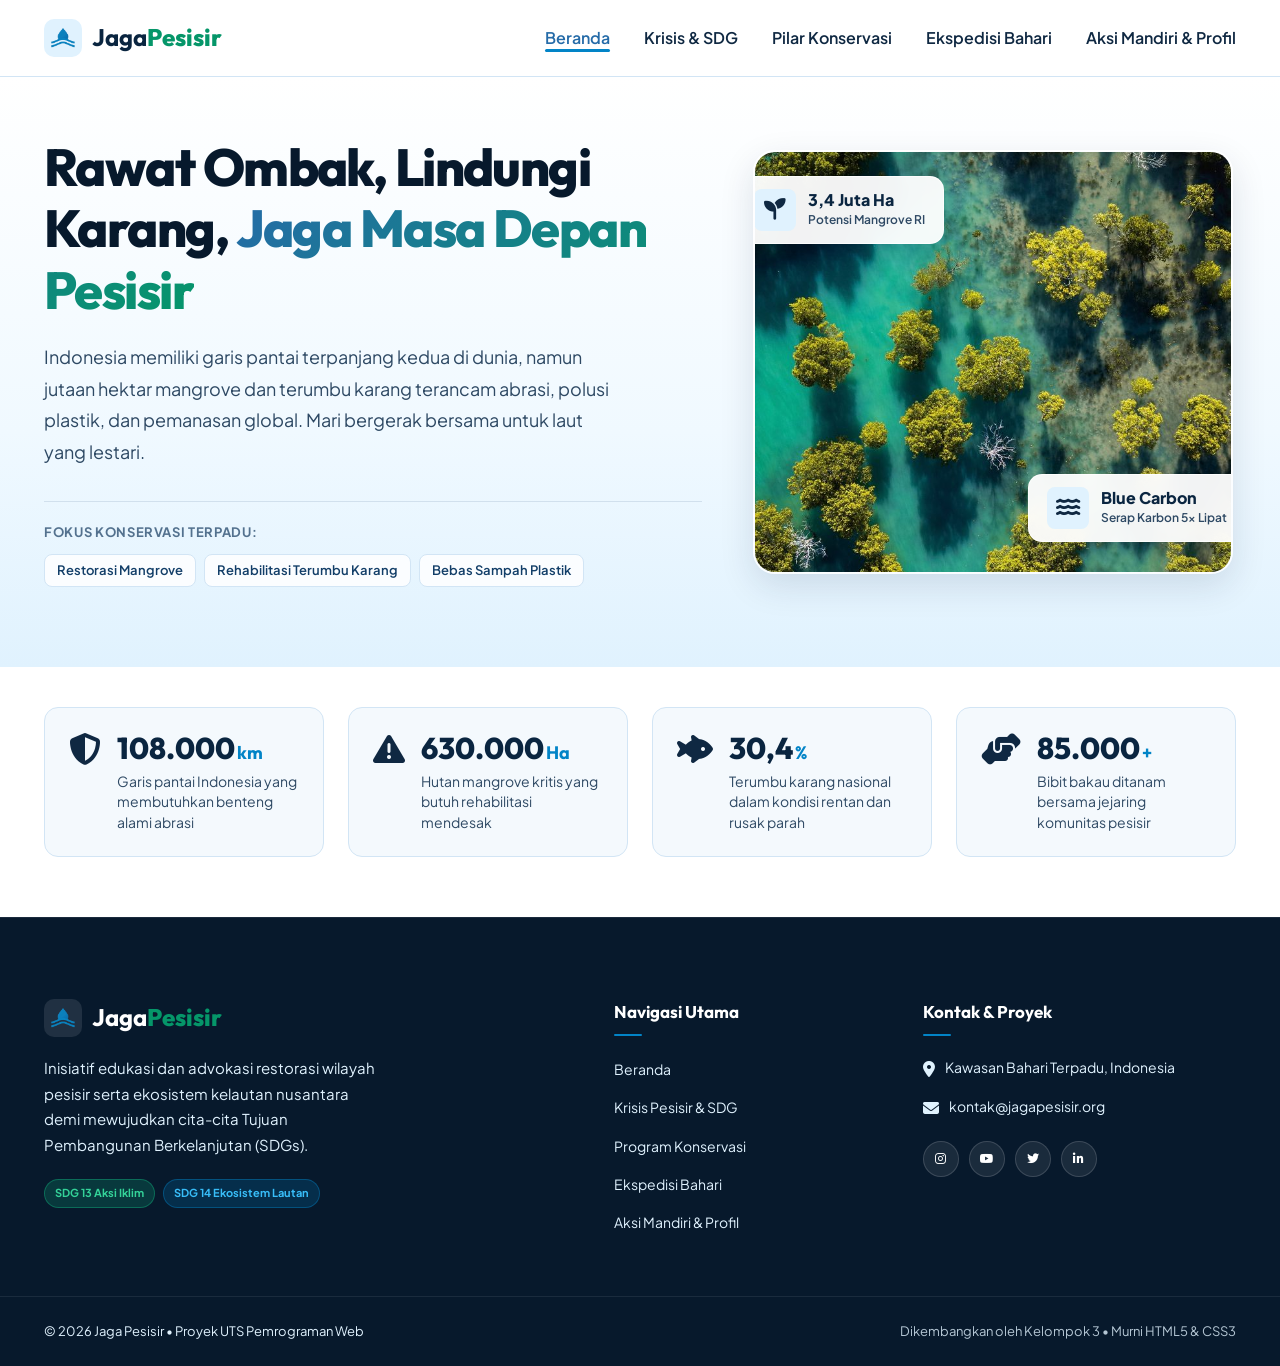
<file: index.html>
<!DOCTYPE html>
<html lang="id">

<head>
  <meta charset="UTF-8">
  <meta name="viewport" content="width=device-width, initial-scale=1.0">
  <meta name="description" content="Jaga Pesisir - Platform edukasi dan aksi konservasi pesisir dan laut Indonesia untuk mendukung SDG 13 dan SDG 14.">
  <title>Jaga Pesisir | Beranda - Gerakan Konservasi Laut & Pesisir Nusantara</title>
  <link rel="stylesheet" href="css/style.css">
  <link rel="stylesheet" href="https://cdnjs.cloudflare.com/ajax/libs/font-awesome/6.4.0/css/all.min.css">
  <link href="https://fonts.googleapis.com/css2?family=Plus+Jakarta+Sans:wght@400;500;600;700;800&family=Outfit:wght@400;600;700;800&display=swap" rel="stylesheet">
</head>

<body>

  <header class="site-header">
    <div class="container header-container">
      <a href="index.html" class="brand-logo" aria-label="Beranda Jaga Pesisir">
        <img src="images/logo-icon.png" alt="Logo Jaga Pesisir" class="logo-icon">
        <span class="logo-text">Jaga<strong>Pesisir</strong></span>
      </a>

      <input type="checkbox" id="nav-toggle" class="nav-toggle" aria-label="Buka navigasi menu">
      <label for="nav-toggle" class="nav-toggle-label" aria-hidden="true">
        <span class="hamburger-bar"></span>
        <span class="hamburger-bar"></span>
        <span class="hamburger-bar"></span>
      </label>

      <nav class="main-navigation" aria-label="Navigasi Utama">
        <ul class="nav-menu">
          <li class="nav-item"><a href="index.html" class="nav-link active">Beranda</a></li>
          <li class="nav-item"><a href="edukasi.html" class="nav-link">Krisis & SDG</a></li>
          <li class="nav-item"><a href="panduan.html" class="nav-link">Pilar Konservasi</a></li>
          <li class="nav-item"><a href="ekspedisi.html" class="nav-link">Ekspedisi Bahari</a></li>
          <li class="nav-item"><a href="tentang.html" class="nav-link">Aksi Mandiri & Profil</a></li>
        </ul>
      </nav>
    </div>
  </header>

  <main>

    <!-- SECTION 1: HERO -->
    <section class="hero-section">
      <div class="container hero-grid">

        <div class="hero-content">
          <h1 class="hero-title">
            Rawat Ombak, Lindungi Karang, <span class="gradient-text">Jaga Masa Depan Pesisir</span>
          </h1>

          <p class="hero-description">
            Indonesia memiliki garis pantai terpanjang kedua di dunia, namun jutaan hektar mangrove dan terumbu karang terancam abrasi, polusi plastik, dan pemanasan global. Mari bergerak bersama untuk laut yang lestari.
          </p>

          <div class="hero-focus">
            <span class="hero-focus-label">Fokus Konservasi Terpadu:</span>
            <div class="hero-focus-tags">
              <span class="hero-focus-tag">Restorasi Mangrove</span>
              <span class="hero-focus-tag">Rehabilitasi Terumbu Karang</span>
              <span class="hero-focus-tag">Bebas Sampah Plastik</span>
            </div>
          </div>
        </div>

        <div class="hero-image-card">
          <img
            src="images/hero-coastal.jpg"
            alt="Pemandangan pelestarian hutan mangrove dan ekosistem pesisir laut Indonesia"
            class="hero-img"
          >

          <div class="floating-badge badge-top-left">
            <span class="badge-icon-wrap" aria-hidden="true">
              <i class="fa-solid fa-seedling"></i>
            </span>
            <div>
              <strong class="badge-title">3,4 Juta Ha</strong>
              <span class="badge-sub">Potensi Mangrove RI</span>
            </div>
          </div>

          <div class="floating-badge badge-bottom-right">
            <span class="badge-icon-wrap" aria-hidden="true">
              <i class="fa-solid fa-water"></i>
            </span>
            <div>
              <strong class="badge-title">Blue Carbon</strong>
              <span class="badge-sub">Serap Karbon 5x Lipat</span>
            </div>
          </div>
        </div>
        
      </div>
    </section>

    <!-- SECTION 2: STATISTIK & FAKTA CEPAT -->
    <section class="stats-section">
      <div class="container">
        <div class="stats-grid">
          <article class="stat-card">
            <span class="stat-icon" aria-hidden="true">
              <i class="fa-solid fa-shield-halved"></i>
            </span>
            <div class="stat-info">
              <h3 class="stat-number">108.000<span class="stat-unit">km</span></h3>
              <p class="stat-desc">Garis pantai Indonesia yang membutuhkan benteng alami abrasi</p>
            </div>
          </article>

          <article class="stat-card">
            <span class="stat-icon" aria-hidden="true">
              <i class="fa-solid fa-triangle-exclamation"></i>
            </span>
            <div class="stat-info">
              <h3 class="stat-number">630.000<span class="stat-unit">Ha</span></h3>
              <p class="stat-desc">Hutan mangrove kritis yang butuh rehabilitasi mendesak</p>
            </div>
          </article>

          <article class="stat-card">
            <span class="stat-icon" aria-hidden="true">
              <i class="fa-solid fa-fish-fins"></i>
            </span>
            <div class="stat-info">
              <h3 class="stat-number">30,4<span class="stat-unit">%</span></h3>
              <p class="stat-desc">Terumbu karang nasional dalam kondisi rentan dan rusak parah</p>
            </div>
          </article>

          <article class="stat-card">
            <span class="stat-icon" aria-hidden="true">
              <i class="fa-solid fa-handshake-angle"></i>
            </span>
            <div class="stat-info">
              <h3 class="stat-number">85.000<span class="stat-unit">+</span></h3>
              <p class="stat-desc">Bibit bakau ditanam bersama jejaring komunitas pesisir</p>
            </div>
          </article>
        </div>
      </div>
    </section>

  </main>

  <footer class="site-footer">
    <div class="container footer-grid">
      <div>
        <a href="index.html" class="brand-logo footer-logo" aria-label="Beranda Jaga Pesisir">
          <img src="images/logo-icon.png" alt="Logo Jaga Pesisir" class="logo-icon">
          <span class="logo-text">Jaga<strong>Pesisir</strong></span>
        </a>
        <p class="footer-tagline">
          Inisiatif edukasi dan advokasi restorasi wilayah pesisir serta ekosistem kelautan nusantara demi mewujudkan cita-cita Tujuan Pembangunan Berkelanjutan (SDGs).
        </p>
        <div class="sdg-mini-badges">
          <span class="mini-sdg sdg-13-tag">SDG 13 Aksi Iklim</span>
          <span class="mini-sdg sdg-14-tag">SDG 14 Ekosistem Lautan</span>
        </div>
      </div>

      <div>
        <h4 class="footer-heading">Navigasi Utama</h4>
        <ul class="footer-links">
          <li><a href="index.html">Beranda</a></li>
          <li><a href="edukasi.html">Krisis Pesisir & SDG</a></li>
          <li><a href="panduan.html">Program Konservasi</a></li>
          <li><a href="ekspedisi.html">Ekspedisi Bahari</a></li>
          <li><a href="tentang.html">Aksi Mandiri & Profil</a></li>
        </ul>
      </div>

      <div>
        <h4 class="footer-heading">Kontak & Proyek</h4>

        <p class="footer-contact-item">
          <span class="contact-icon"><i class="fa-solid fa-location-dot"></i></span>
          Kawasan Bahari Terpadu, Indonesia
        </p>

        <p class="footer-contact-item">
          <span class="contact-icon"><i class="fa-solid fa-envelope"></i></span>
          kontak@jagapesisir.org
        </p>

        <div class="social-links">
          <a href="https://instagram.com" target="_blank" rel="noopener noreferrer" class="social-btn" aria-label="Instagram"><i class="fa-brands fa-instagram"></i></a>
          <a href="https://youtube.com" target="_blank" rel="noopener noreferrer" class="social-btn" aria-label="YouTube"><i class="fa-brands fa-youtube"></i></a>
          <a href="https://twitter.com" target="_blank" rel="noopener noreferrer" class="social-btn" aria-label="X (Twitter)"><i class="fa-brands fa-twitter"></i></a>
          <a href="https://linkedin.com" target="_blank" rel="noopener noreferrer" class="social-btn" aria-label="LinkedIn"><i class="fa-brands fa-linkedin-in"></i></a>
        </div>
      </div>
    </div>

    <div class="footer-bottom">
      <div class="container footer-bottom-flex">
        <p>&copy; 2026 Jaga Pesisir &bull; Proyek UTS Pemrograman Web</p>
        <p class="footer-subtext">Dikembangkan oleh Kelompok 3 &bull; Murni HTML5 & CSS3</p>
      </div>
    </div>
  </footer>

</body>
</html>
</file>
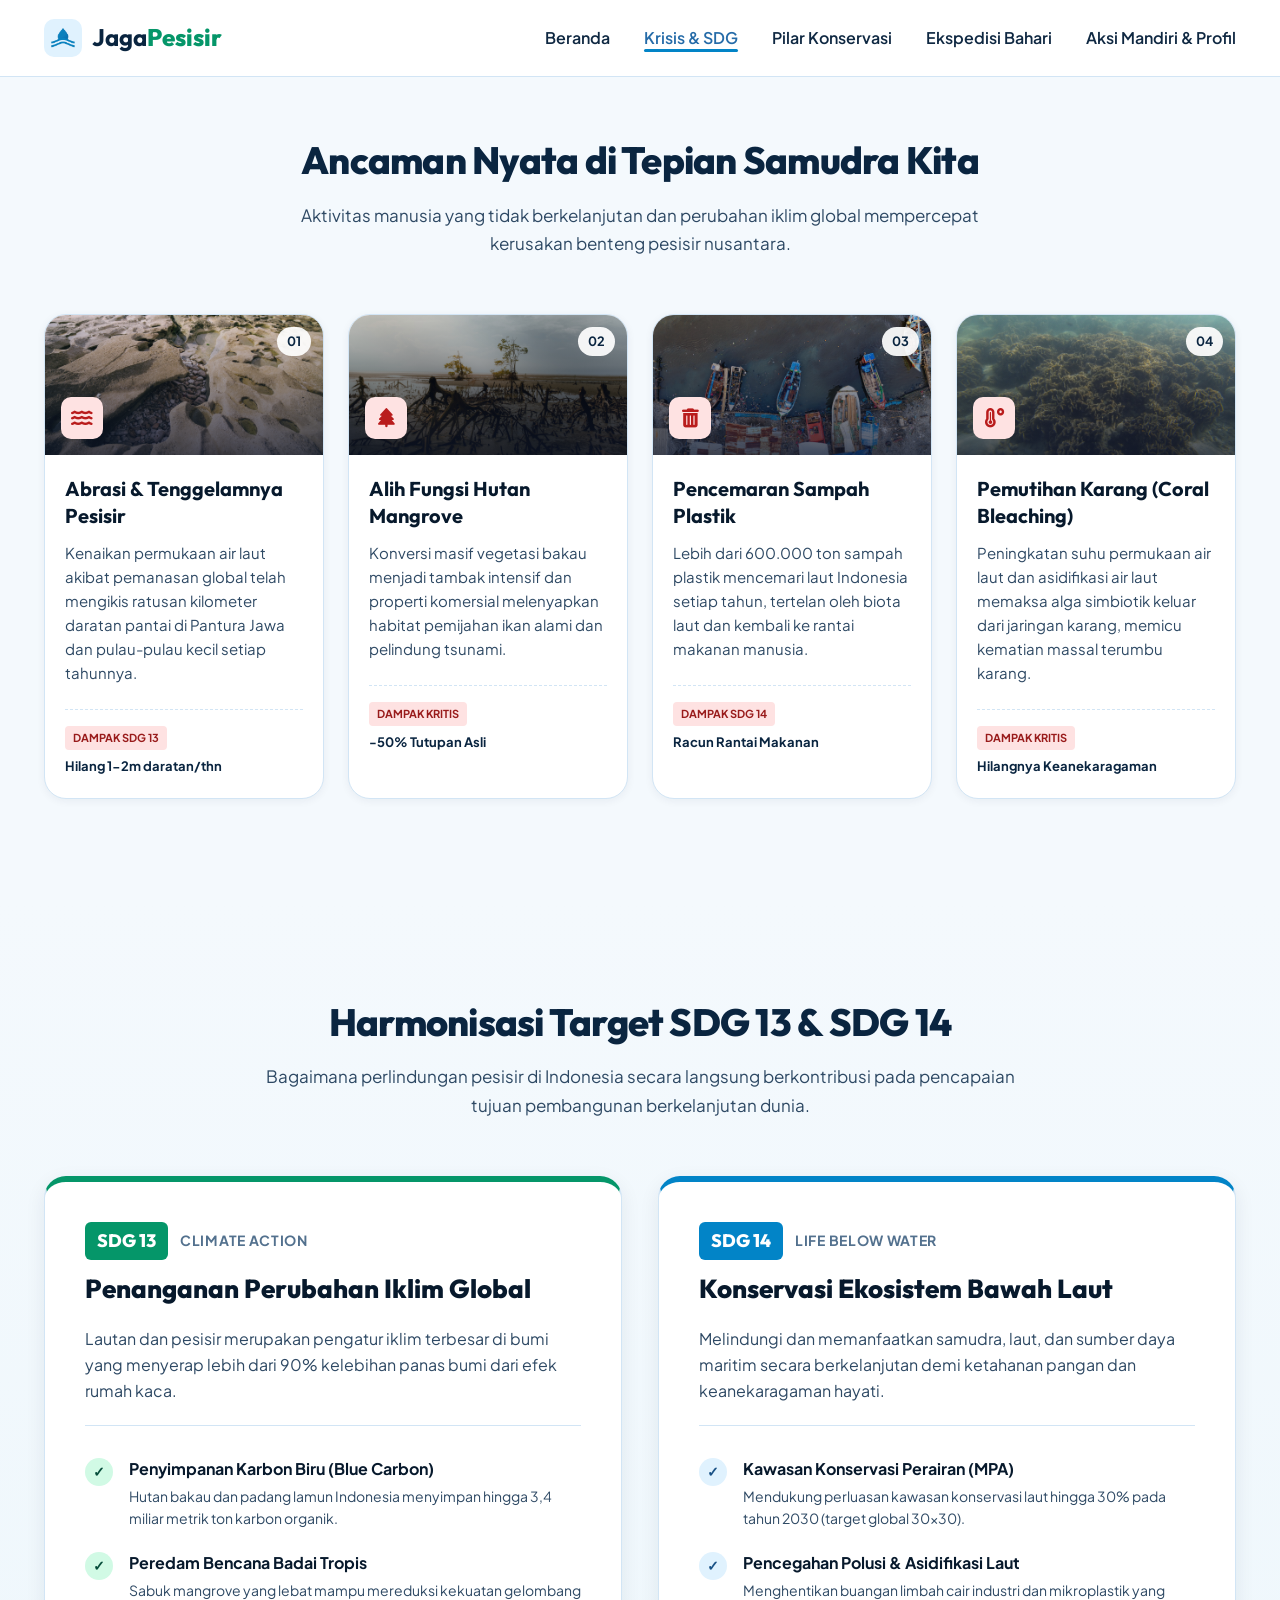
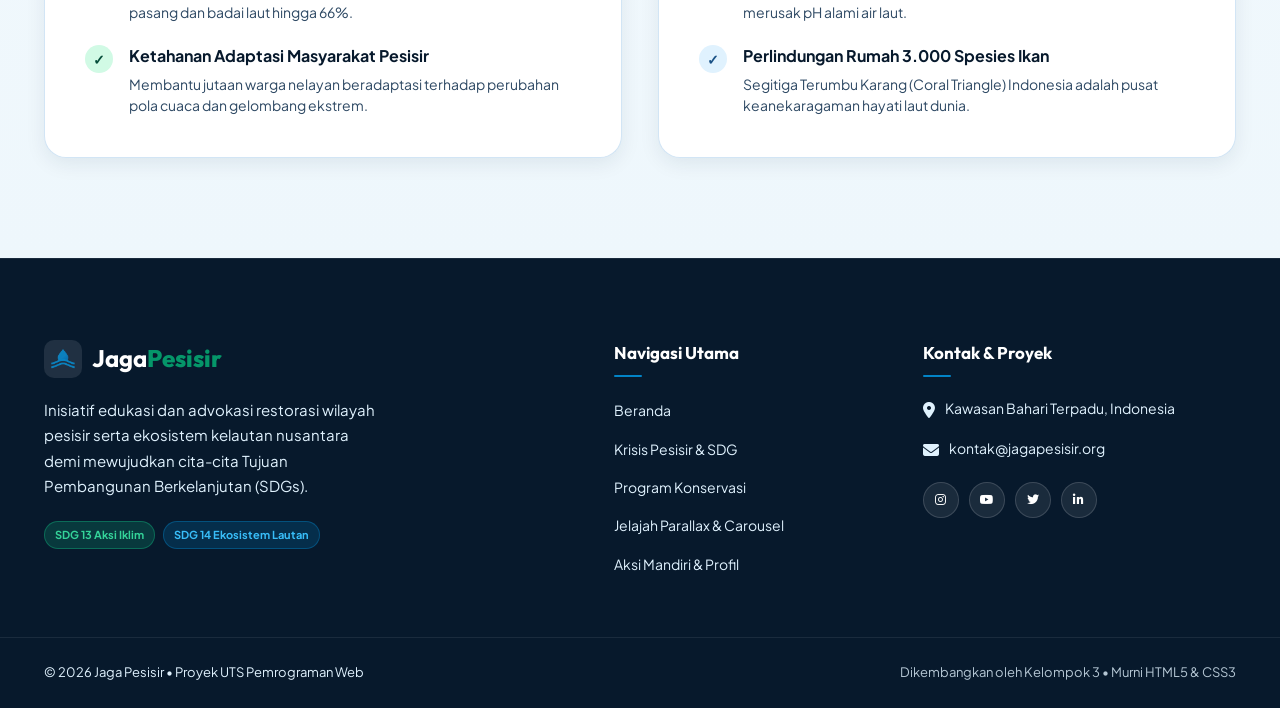
<file: edukasi.html>
<!DOCTYPE html>
<html lang="id">

<head>
  <meta charset="UTF-8">
  <meta name="viewport" content="width=device-width, initial-scale=1.0">
  <meta name="description" content="Jaga Pesisir - Krisis Pesisir & Edukasi SDG 13 dan SDG 14.">
  <title>Jaga Pesisir | Krisis Pesisir & SDG 13/14</title>
  <link rel="stylesheet" href="css/style.css">
  <link rel="stylesheet" href="https://cdnjs.cloudflare.com/ajax/libs/font-awesome/6.4.0/css/all.min.css">
  <link href="https://fonts.googleapis.com/css2?family=Plus+Jakarta+Sans:wght@400;500;600;700;800&family=Outfit:wght@400;600;700;800&display=swap" rel="stylesheet">
</head>

<body>

  <header class="site-header">
    <div class="container header-container">
      <a href="index.html" class="brand-logo" aria-label="Beranda Jaga Pesisir">
        <img src="images/logo-icon.png" alt="Logo Jaga Pesisir" class="logo-icon">
        <span class="logo-text">Jaga<strong>Pesisir</strong></span>
      </a>

      <input type="checkbox" id="nav-toggle" class="nav-toggle" aria-label="Buka navigasi menu">
      <label for="nav-toggle" class="nav-toggle-label" aria-hidden="true">
        <span class="hamburger-bar"></span>
        <span class="hamburger-bar"></span>
        <span class="hamburger-bar"></span>
      </label>

      <nav class="main-navigation" aria-label="Navigasi Utama">
        <ul class="nav-menu">
          <li class="nav-item"><a href="index.html" class="nav-link">Beranda</a></li>
          <li class="nav-item"><a href="edukasi.html" class="nav-link active">Krisis & SDG</a></li>
          <li class="nav-item"><a href="panduan.html" class="nav-link">Pilar Konservasi</a></li>
          <li class="nav-item"><a href="ekspedisi.html" class="nav-link">Ekspedisi Bahari</a></li>
          <li class="nav-item"><a href="tentang.html" class="nav-link">Aksi Mandiri & Profil</a></li>
        </ul>
      </nav>
    </div>
  </header>


  <main>

    <!-- SECTION 1: ANCAMAN -->
    <section class="threats-section" style="padding-top: 60px;">
      <div class="container">
        <header class="section-header text-center">
          <h2 class="section-title">Ancaman Nyata di Tepian Samudra Kita</h2>
          <p class="section-subtitle">
            Aktivitas manusia yang tidak berkelanjutan dan perubahan iklim global mempercepat kerusakan benteng pesisir nusantara.
          </p>
        </header>

        <div class="threats-grid">

          <!-- Ancaman 1 -->
          <article class="threat-card">
            <div class="threat-card-banner" style="background-image: linear-gradient(180deg, rgba(0,0,0,0.1) 0%, rgba(15,23,42,0.75) 100%), url('images/threat-abrasi.jpg');">
              <div class="threat-badge">01</div>
              <div class="threat-icon-box">
                <i class="fa-solid fa-water"></i>
              </div>
            </div>

            <div class="threat-card-body">
              <h3 class="threat-title">Abrasi & Tenggelamnya Pesisir</h3>
              <p class="threat-text">
                Kenaikan permukaan air laut akibat pemanasan global telah mengikis ratusan kilometer daratan pantai di Pantura Jawa dan pulau-pulau kecil setiap tahunnya.
              </p>
              <div class="threat-meta">
                <span class="meta-tag impact-critical">Dampak SDG 13</span>
                <span class="meta-status">Hilang 1-2m daratan/thn</span>
              </div>
            </div>
          </article>

          <!-- Ancaman 2 -->
          <article class="threat-card">
            <div class="threat-card-banner" style="background-image: linear-gradient(180deg, rgba(0,0,0,0.1) 0%, rgba(15,23,42,0.75) 100%), url('images/threat-mangrove.jpg');">
              <div class="threat-badge">02</div>
              <div class="threat-icon-box">
                <i class="fa-solid fa-tree"></i>
              </div>
            </div>

            <div class="threat-card-body">
              <h3 class="threat-title">Alih Fungsi Hutan Mangrove</h3>
              <p class="threat-text">
                Konversi masif vegetasi bakau menjadi tambak intensif dan properti komersial melenyapkan habitat pemijahan ikan alami dan pelindung tsunami.
              </p>
              <div class="threat-meta">
                <span class="meta-tag impact-critical">Dampak Kritis</span>
                <span class="meta-status">-50% Tutupan Asli</span>
              </div>
            </div>
          </article>

          <!-- Ancaman 3 -->
          <article class="threat-card">
            <div class="threat-card-banner" style="background-image: linear-gradient(180deg, rgba(0,0,0,0.1) 0%, rgba(15,23,42,0.75) 100%), url('images/threat-sampah.jpg');">
              <div class="threat-badge">03</div>
              <div class="threat-icon-box">
                <i class="fa-solid fa-trash-can"></i>
              </div>
            </div>

            <div class="threat-card-body">
              <h3 class="threat-title">Pencemaran Sampah Plastik</h3>
              <p class="threat-text">
                Lebih dari 600.000 ton sampah plastik mencemari laut Indonesia setiap tahun, tertelan oleh biota laut dan kembali ke rantai makanan manusia.
              </p>
              <div class="threat-meta">
                <span class="meta-tag impact-critical">Dampak SDG 14</span>
                <span class="meta-status">Racun Rantai Makanan</span>
              </div>
            </div>
          </article>

          <!-- Ancaman 4 -->
          <article class="threat-card">
            <div class="threat-card-banner" style="background-image: linear-gradient(180deg, rgba(0,0,0,0.1) 0%, rgba(15,23,42,0.75) 100%), url('images/threat-karang.jpg');">
              <div class="threat-badge">04</div>
              <div class="threat-icon-box">
                <i class="fa-solid fa-temperature-high"></i>
              </div>
            </div>

            <div class="threat-card-body">
              <h3 class="threat-title">Pemutihan Karang (Coral Bleaching)</h3>
              <p class="threat-text">
                Peningkatan suhu permukaan air laut dan asidifikasi air laut memaksa alga simbiotik keluar dari jaringan karang, memicu kematian massal terumbu karang.
              </p>
              <div class="threat-meta">
                <span class="meta-tag impact-critical">Dampak Kritis</span>
                <span class="meta-status">Hilangnya Keanekaragaman</span>
              </div>
            </div>
          </article>

        </div>
      </div>
    </section>

    <!-- SECTION 2: EDUKASI SDG 13 & SDG 14 -->
    <section class="sdg-section">
      <div class="container">
        <header class="section-header text-center">
          <h2 class="section-title">Harmonisasi Target SDG 13 & SDG 14</h2>
          <p class="section-subtitle">
            Bagaimana perlindungan pesisir di Indonesia secara langsung berkontribusi pada pencapaian tujuan pembangunan berkelanjutan dunia.
          </p>
        </header>

        <div class="sdg-comparison-grid">
          <!-- Kartu SDG 13 -->
          <article class="sdg-column sdg-13-col">
            <div class="sdg-header-box">
              <div class="sdg-brand">
                <span class="sdg-code">SDG 13</span>
                <span class="sdg-name">Climate Action</span>
              </div>
              <h3 class="sdg-target-title">Penanganan Perubahan Iklim Global</h3>
            </div>
            <p class="sdg-summary">
              Lautan dan pesisir merupakan pengatur iklim terbesar di bumi yang menyerap lebih dari 90% kelebihan panas bumi dari efek rumah kaca.
            </p>
            <ul class="sdg-points">
              <li class="sdg-point-item">
                <span class="point-bullet" aria-hidden="true">✓</span>
                <div>
                  <strong>Penyimpanan Karbon Biru (Blue Carbon)</strong>
                  <p>Hutan bakau dan padang lamun Indonesia menyimpan hingga 3,4 miliar metrik ton karbon organik.</p>
                </div>
              </li>
              <li class="sdg-point-item">
                <span class="point-bullet" aria-hidden="true">✓</span>
                <div>
                  <strong>Peredam Bencana Badai Tropis</strong>
                  <p>Sabuk mangrove yang lebat mampu mereduksi kekuatan gelombang pasang dan badai laut hingga 66%.</p>
                </div>
              </li>
              <li class="sdg-point-item">
                <span class="point-bullet" aria-hidden="true">✓</span>
                <div>
                  <strong>Ketahanan Adaptasi Masyarakat Pesisir</strong>
                  <p>Membantu jutaan warga nelayan beradaptasi terhadap perubahan pola cuaca dan gelombang ekstrem.</p>
                </div>
              </li>
            </ul>
          </article>

          <!-- Kartu SDG 14 -->
          <article class="sdg-column sdg-14-col">
            <div class="sdg-header-box">
              <div class="sdg-brand">
                <span class="sdg-code">SDG 14</span>
                <span class="sdg-name">Life Below Water</span>
              </div>
              <h3 class="sdg-target-title">Konservasi Ekosistem Bawah Laut</h3>
            </div>
            <p class="sdg-summary">
              Melindungi dan memanfaatkan samudra, laut, dan sumber daya maritim secara berkelanjutan demi ketahanan pangan dan keanekaragaman hayati.
            </p>
            <ul class="sdg-points">
              <li class="sdg-point-item">
                <span class="point-bullet" aria-hidden="true">✓</span>
                <div>
                  <strong>Kawasan Konservasi Perairan (MPA)</strong>
                  <p>Mendukung perluasan kawasan konservasi laut hingga 30% pada tahun 2030 (target global 30x30).</p>
                </div>
              </li>
              <li class="sdg-point-item">
                <span class="point-bullet" aria-hidden="true">✓</span>
                <div>
                  <strong>Pencegahan Polusi & Asidifikasi Laut</strong>
                  <p>Menghentikan buangan limbah cair industri dan mikroplastik yang merusak pH alami air laut.</p>
                </div>
              </li>
              <li class="sdg-point-item">
                <span class="point-bullet" aria-hidden="true">✓</span>
                <div>
                  <strong>Perlindungan Rumah 3.000 Spesies Ikan</strong>
                  <p>Segitiga Terumbu Karang (Coral Triangle) Indonesia adalah pusat keanekaragaman hayati laut dunia.</p>
                </div>
              </li>
            </ul>
          </article>
        </div>
      </div>
    </section>

  </main>

  <footer class="site-footer">
    <div class="container footer-grid">
      <div>
        <a href="index.html" class="brand-logo footer-logo" aria-label="Beranda Jaga Pesisir">
          <img src="images/logo-icon.png" alt="Logo Jaga Pesisir" class="logo-icon">
          <span class="logo-text">Jaga<strong>Pesisir</strong></span>
        </a>
        <p class="footer-tagline">
          Inisiatif edukasi dan advokasi restorasi wilayah pesisir serta ekosistem kelautan nusantara demi mewujudkan cita-cita Tujuan Pembangunan Berkelanjutan (SDGs).
        </p>
        <div class="sdg-mini-badges">
          <span class="mini-sdg sdg-13-tag">SDG 13 Aksi Iklim</span>
          <span class="mini-sdg sdg-14-tag">SDG 14 Ekosistem Lautan</span>
        </div>
      </div>

      <div>
        <h4 class="footer-heading">Navigasi Utama</h4>
        <ul class="footer-links">
          <li><a href="index.html">Beranda</a></li>
          <li><a href="edukasi.html">Krisis Pesisir & SDG</a></li>
          <li><a href="panduan.html">Program Konservasi</a></li>
          <li><a href="ekspedisi.html">Jelajah Parallax & Carousel</a></li>
          <li><a href="tentang.html">Aksi Mandiri & Profil</a></li>
        </ul>
      </div>

      <div>
        <h4 class="footer-heading">Kontak & Proyek</h4>

        <p class="footer-contact-item">
          <span class="contact-icon"><i class="fa-solid fa-location-dot"></i></span>
          Kawasan Bahari Terpadu, Indonesia
        </p>

        <p class="footer-contact-item">
          <span class="contact-icon"><i class="fa-solid fa-envelope"></i></span>
          kontak@jagapesisir.org
        </p>

        <div class="social-links">
          <a href="https://instagram.com" target="_blank" rel="noopener noreferrer" class="social-btn" aria-label="Instagram"><i class="fa-brands fa-instagram"></i></a>
          <a href="https://youtube.com" target="_blank" rel="noopener noreferrer" class="social-btn" aria-label="YouTube"><i class="fa-brands fa-youtube"></i></a>
          <a href="https://twitter.com" target="_blank" rel="noopener noreferrer" class="social-btn" aria-label="X (Twitter)"><i class="fa-brands fa-twitter"></i></a>
          <a href="https://linkedin.com" target="_blank" rel="noopener noreferrer" class="social-btn" aria-label="LinkedIn"><i class="fa-brands fa-linkedin-in"></i></a>
        </div>
      </div>
    </div>

    <div class="footer-bottom">
      <div class="container footer-bottom-flex">
        <p>&copy; 2026 Jaga Pesisir &bull; Proyek UTS Pemrograman Web</p>
        <p class="footer-subtext">Dikembangkan oleh Kelompok 3 &bull; Murni HTML5 & CSS3</p>
      </div>
    </div>
  </footer>

</body>
</html>
</file>
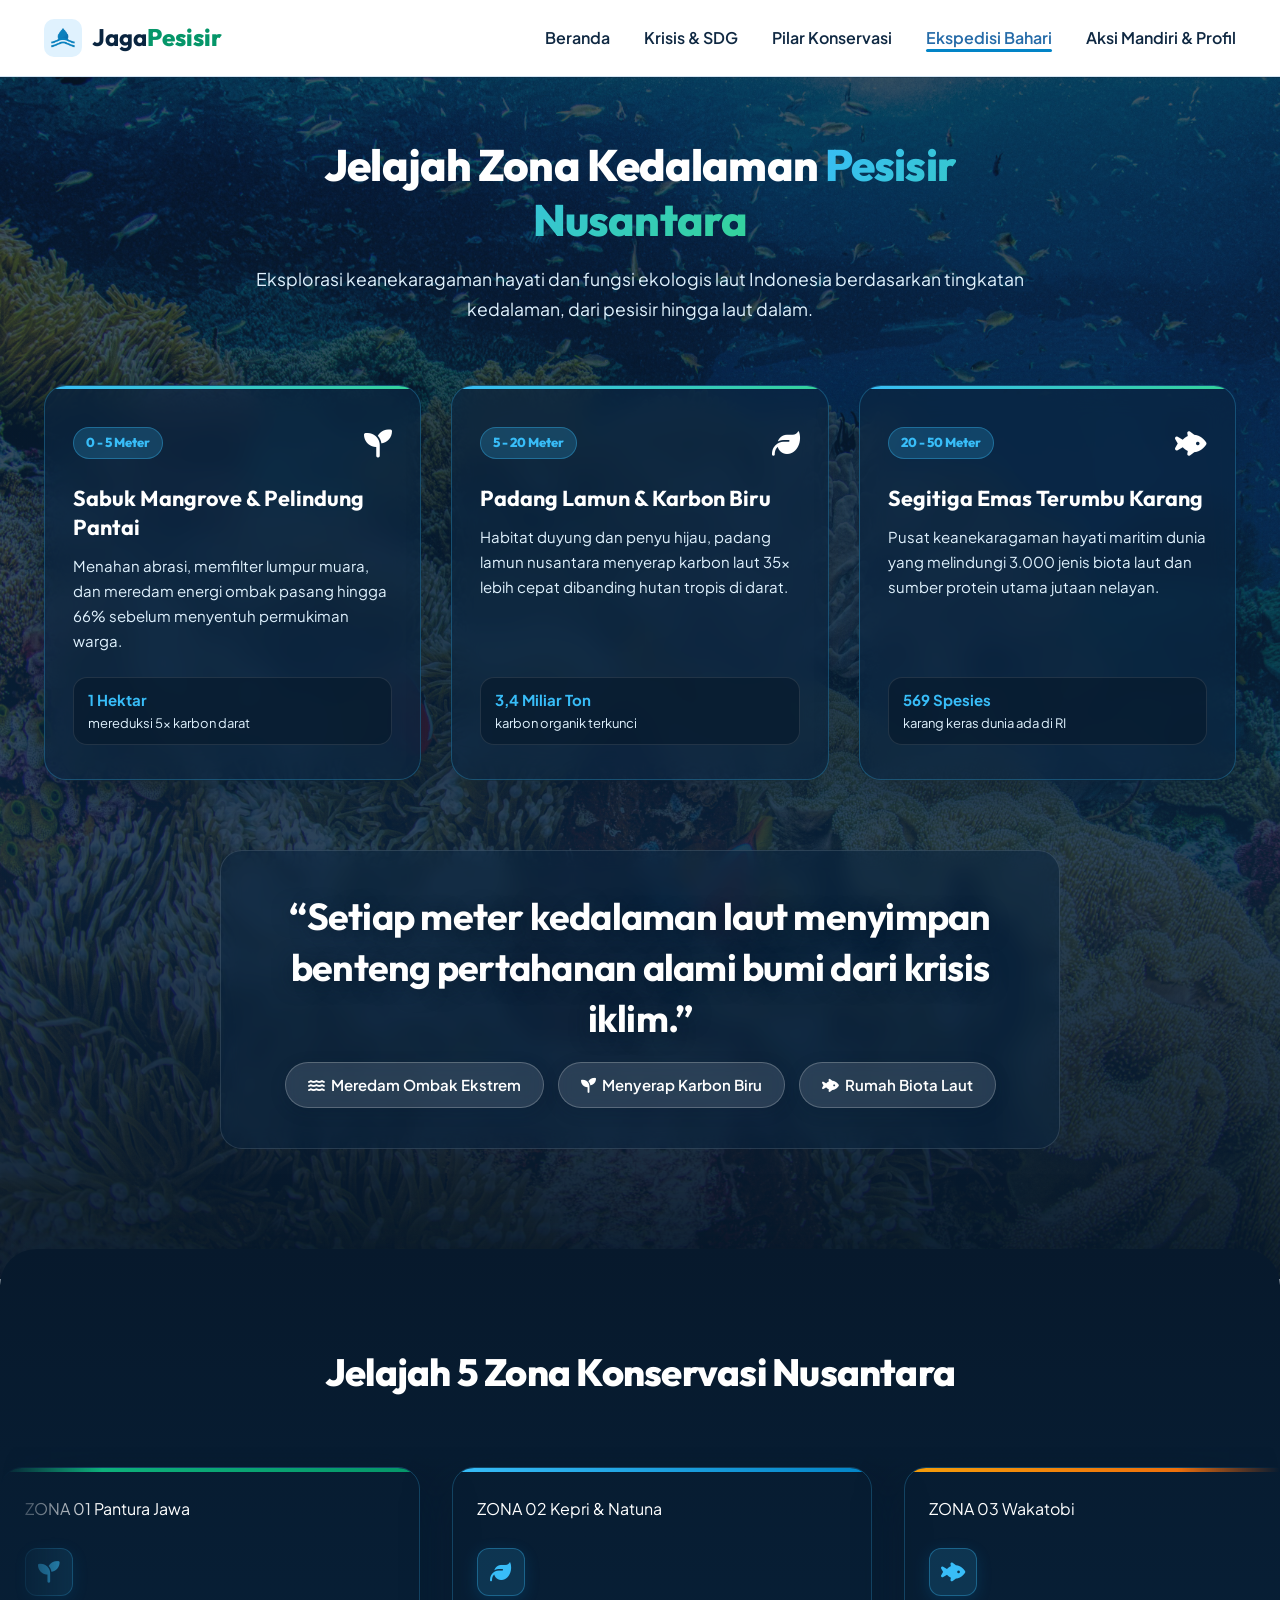
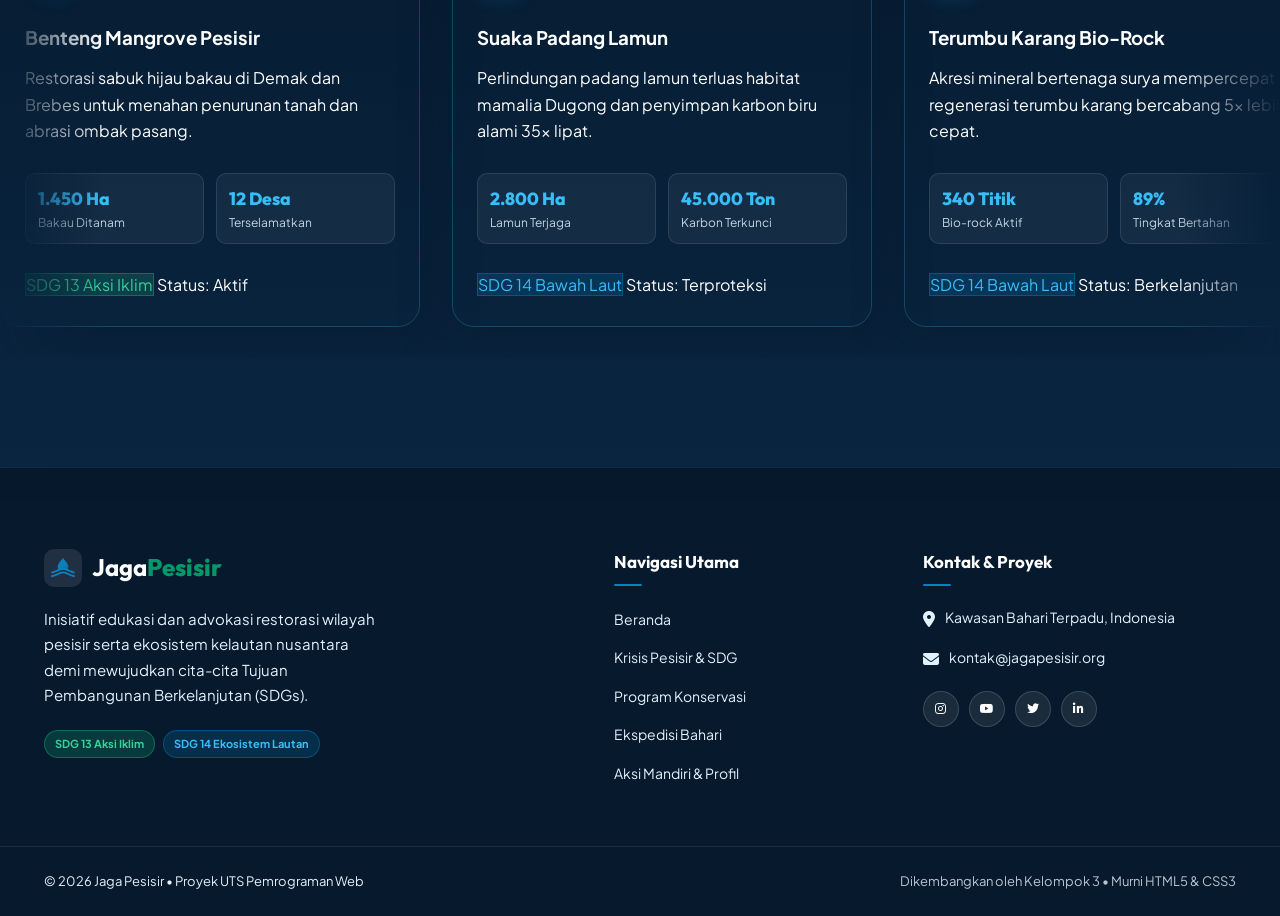
<file: ekspedisi.html>
<!DOCTYPE html>
<html lang="id">

<head>
  <meta charset="UTF-8">
  <meta name="viewport" content="width=device-width, initial-scale=1.0">
  <meta name="description" content="Jaga Pesisir - Zona Kedalaman Pesisir & 5 Zona Konservasi.">
  <title>Jaga Pesisir | Jelajah 3 Zona Kedalaman Pesisir & 5 Zona Konservasi</title>
  <link rel="stylesheet" href="css/style.css">
  <link rel="stylesheet" href="https://cdnjs.cloudflare.com/ajax/libs/font-awesome/6.4.0/css/all.min.css">
  <link href="https://fonts.googleapis.com/css2?family=Plus+Jakarta+Sans:wght@400;500;600;700;800&family=Outfit:wght@400;600;700;800&display=swap" rel="stylesheet">
</head>

<body>

  <header class="site-header">
    <div class="container header-container">
      <a href="index.html" class="brand-logo" aria-label="Beranda Jaga Pesisir">
        <img src="images/logo-icon.png" alt="Logo Jaga Pesisir" class="logo-icon">
        <span class="logo-text">Jaga<strong>Pesisir</strong></span>
      </a>

      <input type="checkbox" id="nav-toggle" class="nav-toggle" aria-label="Buka navigasi menu">
      <label for="nav-toggle" class="nav-toggle-label" aria-hidden="true">
        <span class="hamburger-bar"></span>
        <span class="hamburger-bar"></span>
        <span class="hamburger-bar"></span>
      </label>

      <nav class="main-navigation" aria-label="Navigasi Utama">
        <ul class="nav-menu">
          <li class="nav-item"><a href="index.html" class="nav-link">Beranda</a></li>
          <li class="nav-item"><a href="edukasi.html" class="nav-link">Krisis & SDG</a></li>
          <li class="nav-item"><a href="panduan.html" class="nav-link">Pilar Konservasi</a></li>
          <li class="nav-item"><a href="ekspedisi.html" class="nav-link active">Ekspedisi Bahari</a></li>
          <li class="nav-item"><a href="tentang.html" class="nav-link">Aksi Mandiri & Profil</a></li>
        </ul>
      </nav>
    </div>
  </header>

  <main>

    <!-- SECTION 1: JELAJAH KEDALAMAN PESISIR -->
    <section class="depth-explorer-section" aria-label="Eksplorasi Kedalaman Pesisir" style="padding-top: 60px;">

      <div class="depth-explorer-bg" aria-hidden="true"></div>
      <div class="container depth-explorer-container">
        
        <header class="depth-explorer-header text-center">
          <h2 class="depth-explorer-title">
            Jelajah Zona Kedalaman <span class="gradient-aqua">Pesisir Nusantara</span>
          </h2>
          <p class="depth-explorer-subtitle">
            Eksplorasi keanekaragaman hayati dan fungsi ekologis laut Indonesia berdasarkan tingkatan kedalaman, dari pesisir hingga laut dalam.
          </p>
        </header>

        <div class="depth-cards-grid">
          
          <!-- Tier 1 -->
          <article class="depth-card">
            <div class="depth-card-header">
              <span class="depth-meter-tag">0 - 5 Meter</span>
              <span class="depth-icon" aria-hidden="true">
                <i class="fa-solid fa-seedling"></i>
              </span>
            </div>
            <h3 class="depth-title">Sabuk Mangrove & Pelindung Pantai</h3>
            <p class="depth-desc">
              Menahan abrasi, memfilter lumpur muara, dan meredam energi ombak pasang hingga 66% sebelum menyentuh permukiman warga.
            </p>
            <div class="depth-stat-pill">
              <strong>1 Hektar</strong> mereduksi 5x karbon darat
            </div>
          </article>

          <!-- Tier 2 -->
          <article class="depth-card">
            <div class="depth-card-header">
              <span class="depth-meter-tag">5 - 20 Meter</span>
              <span class="depth-icon" aria-hidden="true">
                <i class="fa-solid fa-leaf"></i>
              </span>
            </div>
            <h3 class="depth-title">Padang Lamun & Karbon Biru</h3>
            <p class="depth-desc">
              Habitat duyung dan penyu hijau, padang lamun nusantara menyerap karbon laut 35x lebih cepat dibanding hutan tropis di darat.
            </p>
            <div class="depth-stat-pill">
              <strong>3,4 Miliar Ton</strong> karbon organik terkunci
            </div>
          </article>

          <!-- Tier 3 -->
          <article class="depth-card">
            <div class="depth-card-header">
              <span class="depth-meter-tag">20 - 50 Meter</span>
              <span class="depth-icon" aria-hidden="true">
                <i class="fa-solid fa-fish-fins"></i>
              </span>
            </div>
            <h3 class="depth-title">Segitiga Emas Terumbu Karang</h3>
            <p class="depth-desc">
              Pusat keanekaragaman hayati maritim dunia yang melindungi 3.000 jenis biota laut dan sumber protein utama jutaan nelayan.
            </p>
            <div class="depth-stat-pill">
              <strong>569 Spesies</strong> karang keras dunia ada di RI
            </div>
          </article>

        </div>

        <div class="depth-quote-box text-center">
          <blockquote class="depth-quote">
            “Setiap meter kedalaman laut menyimpan benteng pertahanan alami bumi dari krisis iklim.”
          </blockquote>
          <div class="depth-quote-pills">
            <span class="depth-quote-pill"><i class="fa-solid fa-water"></i>&nbsp;&nbsp;Meredam Ombak Ekstrem</span>
            <span class="depth-quote-pill"><i class="fa-solid fa-seedling"></i>&nbsp;&nbsp;Menyerap Karbon Biru</span>
            <span class="depth-quote-pill"><i class="fa-solid fa-fish-fins"></i>&nbsp;&nbsp;Rumah Biota Laut</span>
          </div>
        </div>

      </div>
    </section>

    <!-- SECTION 2: EKSPEDISI 5 ZONA KONSERVASI -->
    <section class="infinite-carousel-section" aria-label="Galeri Infinite Carousel Konservasi">
      <div class="container carousel-intro-container text-center">
        <h2 class="section-title" style="color: white;">Jelajah 5 Zona Konservasi Nusantara</h2>
      </div>

      <div class="carousel-viewport">
        <div class="carousel-track">
          
          <!-- SET 1 (5 Zona Ekspedisi) -->
          <article class="carousel-card card-pantura">
            <div class="expedition-card-top">
              <span class="exp-stop-badge">ZONA 01</span>
              <span class="exp-zone-tag">Pantura Jawa</span>
            </div>
            <div class="carousel-card-icon" aria-hidden="true">
              <i class="fa-solid fa-seedling"></i>
            </div>
            <h3 class="exp-title">Benteng Mangrove Pesisir</h3>
            <p class="exp-desc">
              Restorasi sabuk hijau bakau di Demak dan Brebes untuk menahan penurunan tanah dan abrasi ombak pasang.
            </p>
            <div class="carousel-card-metrics">
              <div class="carousel-metric">
                <span class="carousel-metric-value">1.450 Ha</span>
                <span class="carousel-metric-label">Bakau Ditanam</span>
              </div>
              <div class="carousel-metric">
                <span class="carousel-metric-value">12 Desa</span>
                <span class="carousel-metric-label">Terselamatkan</span>
              </div>
            </div>
            <div class="exp-footer">
              <span class="sdg-mini-tag sdg-13-tag">SDG 13 Aksi Iklim</span>
              <span class="exp-status">Status: Aktif</span>
            </div>
          </article>

          <article class="carousel-card card-kepri">
            <div class="expedition-card-top">
              <span class="exp-stop-badge">ZONA 02</span>
              <span class="exp-zone-tag">Kepri & Natuna</span>
            </div>
            <div class="carousel-card-icon" aria-hidden="true">
              <i class="fa-solid fa-leaf"></i>
            </div>
            <h3 class="exp-title">Suaka Padang Lamun</h3>
            <p class="exp-desc">
              Perlindungan padang lamun terluas habitat mamalia Dugong dan penyimpan karbon biru alami 35x lipat.
            </p>
            <div class="carousel-card-metrics">
              <div class="carousel-metric">
                <span class="carousel-metric-value">2.800 Ha</span>
                <span class="carousel-metric-label">Lamun Terjaga</span>
              </div>
              <div class="carousel-metric">
                <span class="carousel-metric-value">45.000 Ton</span>
                <span class="carousel-metric-label">Karbon Terkunci</span>
              </div>
            </div>
            <div class="exp-footer">
              <span class="sdg-mini-tag sdg-14-tag">SDG 14 Bawah Laut</span>
              <span class="exp-status">Status: Terproteksi</span>
            </div>
          </article>

          <article class="carousel-card card-wakatobi">
            <div class="expedition-card-top">
              <span class="exp-stop-badge">ZONA 03</span>
              <span class="exp-zone-tag">Wakatobi</span>
            </div>
            <div class="carousel-card-icon" aria-hidden="true">
              <i class="fa-solid fa-fish-fins"></i>
            </div>
            <h3 class="exp-title">Terumbu Karang Bio-Rock</h3>
            <p class="exp-desc">
              Akresi mineral bertenaga surya mempercepat regenerasi terumbu karang bercabang 5x lebih cepat.
            </p>
            <div class="carousel-card-metrics">
              <div class="carousel-metric">
                <span class="carousel-metric-value">340 Titik</span>
                <span class="carousel-metric-label">Bio-rock Aktif</span>
              </div>
              <div class="carousel-metric">
                <span class="carousel-metric-value">89%</span>
                <span class="carousel-metric-label">Tingkat Bertahan</span>
              </div>
            </div>
            <div class="exp-footer">
              <span class="sdg-mini-tag sdg-14-tag">SDG 14 Bawah Laut</span>
              <span class="exp-status">Status: Berkelanjutan</span>
            </div>
          </article>

          <article class="carousel-card card-rajaampat">
            <div class="expedition-card-top">
              <span class="exp-stop-badge">ZONA 04</span>
              <span class="exp-zone-tag">Raja Ampat</span>
            </div>
            <div class="carousel-card-icon" aria-hidden="true">
              <i class="fa-solid fa-shield-halved"></i>
            </div>
            <h3 class="exp-title">Konservasi Adat Sasi Laut</h3>
            <p class="exp-desc">
              Penerapan kearifan leluhur melarang eksploitasi pada musim pemijahan, melindungi 75% spesies karang dunia.
            </p>
            <div class="carousel-card-metrics">
              <div class="carousel-metric">
                <span class="carousel-metric-value">1,3 Juta Ha</span>
                <span class="carousel-metric-label">Zona Adat</span>
              </div>
              <div class="carousel-metric">
                <span class="carousel-metric-value">553 Spesies</span>
                <span class="carousel-metric-label">Karang Terdata</span>
              </div>
            </div>
            <div class="exp-footer">
              <span class="sdg-mini-tag sdg-13-tag">SDG 13 & 14</span>
              <span class="exp-status">Status: Warisan Dunia</span>
            </div>
          </article>

          <article class="carousel-card card-banda">
            <div class="expedition-card-top">
              <span class="exp-stop-badge">ZONA 05</span>
              <span class="exp-zone-tag">Laut Banda</span>
            </div>
            <div class="carousel-card-icon" aria-hidden="true">
              <i class="fa-solid fa-water"></i>
            </div>
            <h3 class="exp-title">Koridor Migrasi Cetacea</h3>
            <p class="exp-desc">
              Pengawasan rute migrasi paus biru dan hiu martil menuju target perlindungan kawasan perairan 30x30.
            </p>
            <div class="carousel-card-metrics">
              <div class="carousel-metric">
                <span class="carousel-metric-value">28,9 Juta Ha</span>
                <span class="carousel-metric-label">Total MPA RI</span>
              </div>
              <div class="carousel-metric">
                <span class="carousel-metric-value">Target 2030</span>
                <span class="carousel-metric-label">30% Lautan</span>
              </div>
            </div>
            <div class="exp-footer">
              <span class="sdg-mini-tag sdg-14-tag">SDG 14 Global</span>
              <span class="exp-status">Status: Target Nasional</span>
            </div>
          </article>

          <!-- SET 2 (DUPLIKAT) -->
          <article class="carousel-card card-pantura" aria-hidden="true">
            <div class="expedition-card-top">
              <span class="exp-stop-badge">ZONA 01</span>
              <span class="exp-zone-tag">Pantura Jawa</span>
            </div>
            <div class="carousel-card-icon">
              <i class="fa-solid fa-seedling"></i>
            </div>
            <h3 class="exp-title">Benteng Mangrove Pesisir</h3>
            <p class="exp-desc">
              Restorasi sabuk hijau bakau di Demak dan Brebes untuk menahan penurunan tanah dan abrasi ombak pasang.
            </p>
            <div class="carousel-card-metrics">
              <div class="carousel-metric">
                <span class="carousel-metric-value">1.450 Ha</span>
                <span class="carousel-metric-label">Bakau Ditanam</span>
              </div>
              <div class="carousel-metric">
                <span class="carousel-metric-value">12 Desa</span>
                <span class="carousel-metric-label">Terselamatkan</span>
              </div>
            </div>
            <div class="exp-footer">
              <span class="sdg-mini-tag sdg-13-tag">SDG 13 Aksi Iklim</span>
              <span class="exp-status">Status: Aktif</span>
            </div>
          </article>

          <article class="carousel-card card-kepri" aria-hidden="true">
            <div class="expedition-card-top">
              <span class="exp-stop-badge">ZONA 02</span>
              <span class="exp-zone-tag">Kepri & Natuna</span>
            </div>
            <div class="carousel-card-icon">
              <i class="fa-solid fa-leaf"></i>
            </div>
            <h3 class="exp-title">Suaka Padang Lamun</h3>
            <p class="exp-desc">
              Perlindungan padang lamun terluas habitat mamalia Dugong dan penyimpan karbon biru alami 35x lipat.
            </p>
            <div class="carousel-card-metrics">
              <div class="carousel-metric">
                <span class="carousel-metric-value">2.800 Ha</span>
                <span class="carousel-metric-label">Lamun Terjaga</span>
              </div>
              <div class="carousel-metric">
                <span class="carousel-metric-value">45.000 Ton</span>
                <span class="carousel-metric-label">Karbon Terkunci</span>
              </div>
            </div>
            <div class="exp-footer">
              <span class="sdg-mini-tag sdg-14-tag">SDG 14 Bawah Laut</span>
              <span class="exp-status">Status: Terproteksi</span>
            </div>
          </article>

          <article class="carousel-card card-wakatobi" aria-hidden="true">
            <div class="expedition-card-top">
              <span class="exp-stop-badge">ZONA 03</span>
              <span class="exp-zone-tag">Wakatobi</span>
            </div>
            <div class="carousel-card-icon">
              <i class="fa-solid fa-fish-fins"></i>
            </div>
            <h3 class="exp-title">Terumbu Karang Bio-Rock</h3>
            <p class="exp-desc">
              Akresi mineral bertenaga surya mempercepat regenerasi terumbu karang bercabang 5x lebih cepat.
            </p>
            <div class="carousel-card-metrics">
              <div class="carousel-metric">
                <span class="carousel-metric-value">340 Titik</span>
                <span class="carousel-metric-label">Bio-rock Aktif</span>
              </div>
              <div class="carousel-metric">
                <span class="carousel-metric-value">89%</span>
                <span class="carousel-metric-label">Tingkat Bertahan</span>
              </div>
            </div>
            <div class="exp-footer">
              <span class="sdg-mini-tag sdg-14-tag">SDG 14 Bawah Laut</span>
              <span class="exp-status">Status: Berkelanjutan</span>
            </div>
          </article>

          <article class="carousel-card card-rajaampat" aria-hidden="true">
            <div class="expedition-card-top">
              <span class="exp-stop-badge">ZONA 04</span>
              <span class="exp-zone-tag">Raja Ampat</span>
            </div>
            <div class="carousel-card-icon">
              <i class="fa-solid fa-shield-halved"></i>
            </div>
            <h3 class="exp-title">Konservasi Adat Sasi Laut</h3>
            <p class="exp-desc">
              Penerapan kearifan leluhur melarang eksploitasi pada musim pemijahan, melindungi 75% spesies karang dunia.
            </p>
            <div class="carousel-card-metrics">
              <div class="carousel-metric">
                <span class="carousel-metric-value">1,3 Juta Ha</span>
                <span class="carousel-metric-label">Zona Adat</span>
              </div>
              <div class="carousel-metric">
                <span class="carousel-metric-value">553 Spesies</span>
                <span class="carousel-metric-label">Karang Terdata</span>
              </div>
            </div>
            <div class="exp-footer">
              <span class="sdg-mini-tag sdg-13-tag">SDG 13 & 14</span>
              <span class="exp-status">Status: Warisan Dunia</span>
            </div>
          </article>

          <article class="carousel-card card-banda" aria-hidden="true">
            <div class="expedition-card-top">
              <span class="exp-stop-badge">ZONA 05</span>
              <span class="exp-zone-tag">Laut Banda</span>
            </div>
            <div class="carousel-card-icon">
              <i class="fa-solid fa-water"></i>
            </div>
            <h3 class="exp-title">Koridor Migrasi Cetacea</h3>
            <p class="exp-desc">
              Pengawasan rute migrasi paus biru dan hiu martil menuju target perlindungan kawasan perairan 30x30.
            </p>
            <div class="carousel-card-metrics">
              <div class="carousel-metric">
                <span class="carousel-metric-value">28,9 Juta Ha</span>
                <span class="carousel-metric-label">Total MPA RI</span>
              </div>
              <div class="carousel-metric">
                <span class="carousel-metric-value">Target 2030</span>
                <span class="carousel-metric-label">30% Lautan</span>
              </div>
            </div>
            <div class="exp-footer">
              <span class="sdg-mini-tag sdg-14-tag">SDG 14 Global</span>
              <span class="exp-status">Status: Target Nasional</span>
            </div>
          </article>

        </div>
      </div>
    </section>

  </main>

  <footer class="site-footer">
    <div class="container footer-grid">
      <div>
        <a href="index.html" class="brand-logo footer-logo" aria-label="Beranda Jaga Pesisir">
          <img src="images/logo-icon.png" alt="Logo Jaga Pesisir" class="logo-icon">
          <span class="logo-text">Jaga<strong>Pesisir</strong></span>
        </a>
        <p class="footer-tagline">
          Inisiatif edukasi dan advokasi restorasi wilayah pesisir serta ekosistem kelautan nusantara demi mewujudkan cita-cita Tujuan Pembangunan Berkelanjutan (SDGs).
        </p>
        <div class="sdg-mini-badges">
          <span class="mini-sdg sdg-13-tag">SDG 13 Aksi Iklim</span>
          <span class="mini-sdg sdg-14-tag">SDG 14 Ekosistem Lautan</span>
        </div>
      </div>

      <div>
        <h4 class="footer-heading">Navigasi Utama</h4>
        <ul class="footer-links">
          <li><a href="index.html">Beranda</a></li>
          <li><a href="edukasi.html">Krisis Pesisir & SDG</a></li>
          <li><a href="panduan.html">Program Konservasi</a></li>
          <li><a href="ekspedisi.html">Ekspedisi Bahari</a></li>
          <li><a href="tentang.html">Aksi Mandiri & Profil</a></li>
        </ul>
      </div>

      <div>
        <h4 class="footer-heading">Kontak & Proyek</h4>

        <p class="footer-contact-item">
          <span class="contact-icon"><i class="fa-solid fa-location-dot"></i></span>
          Kawasan Bahari Terpadu, Indonesia
        </p>

        <p class="footer-contact-item">
          <span class="contact-icon"><i class="fa-solid fa-envelope"></i></span>
          kontak@jagapesisir.org
        </p>

        <div class="social-links">
          <a href="https://instagram.com" target="_blank" rel="noopener noreferrer" class="social-btn" aria-label="Instagram"><i class="fa-brands fa-instagram"></i></a>
          <a href="https://youtube.com" target="_blank" rel="noopener noreferrer" class="social-btn" aria-label="YouTube"><i class="fa-brands fa-youtube"></i></a>
          <a href="https://twitter.com" target="_blank" rel="noopener noreferrer" class="social-btn" aria-label="X (Twitter)"><i class="fa-brands fa-twitter"></i></a>
          <a href="https://linkedin.com" target="_blank" rel="noopener noreferrer" class="social-btn" aria-label="LinkedIn"><i class="fa-brands fa-linkedin-in"></i></a>
        </div>
      </div>
    </div>

    <div class="footer-bottom">
      <div class="container footer-bottom-flex">
        <p>&copy; 2026 Jaga Pesisir &bull; Proyek UTS Pemrograman Web</p>
        <p class="footer-subtext">Dikembangkan oleh Kelompok 3 &bull; Murni HTML5 & CSS3</p>
      </div>
    </div>
  </footer>

</body>
</html>
</file>
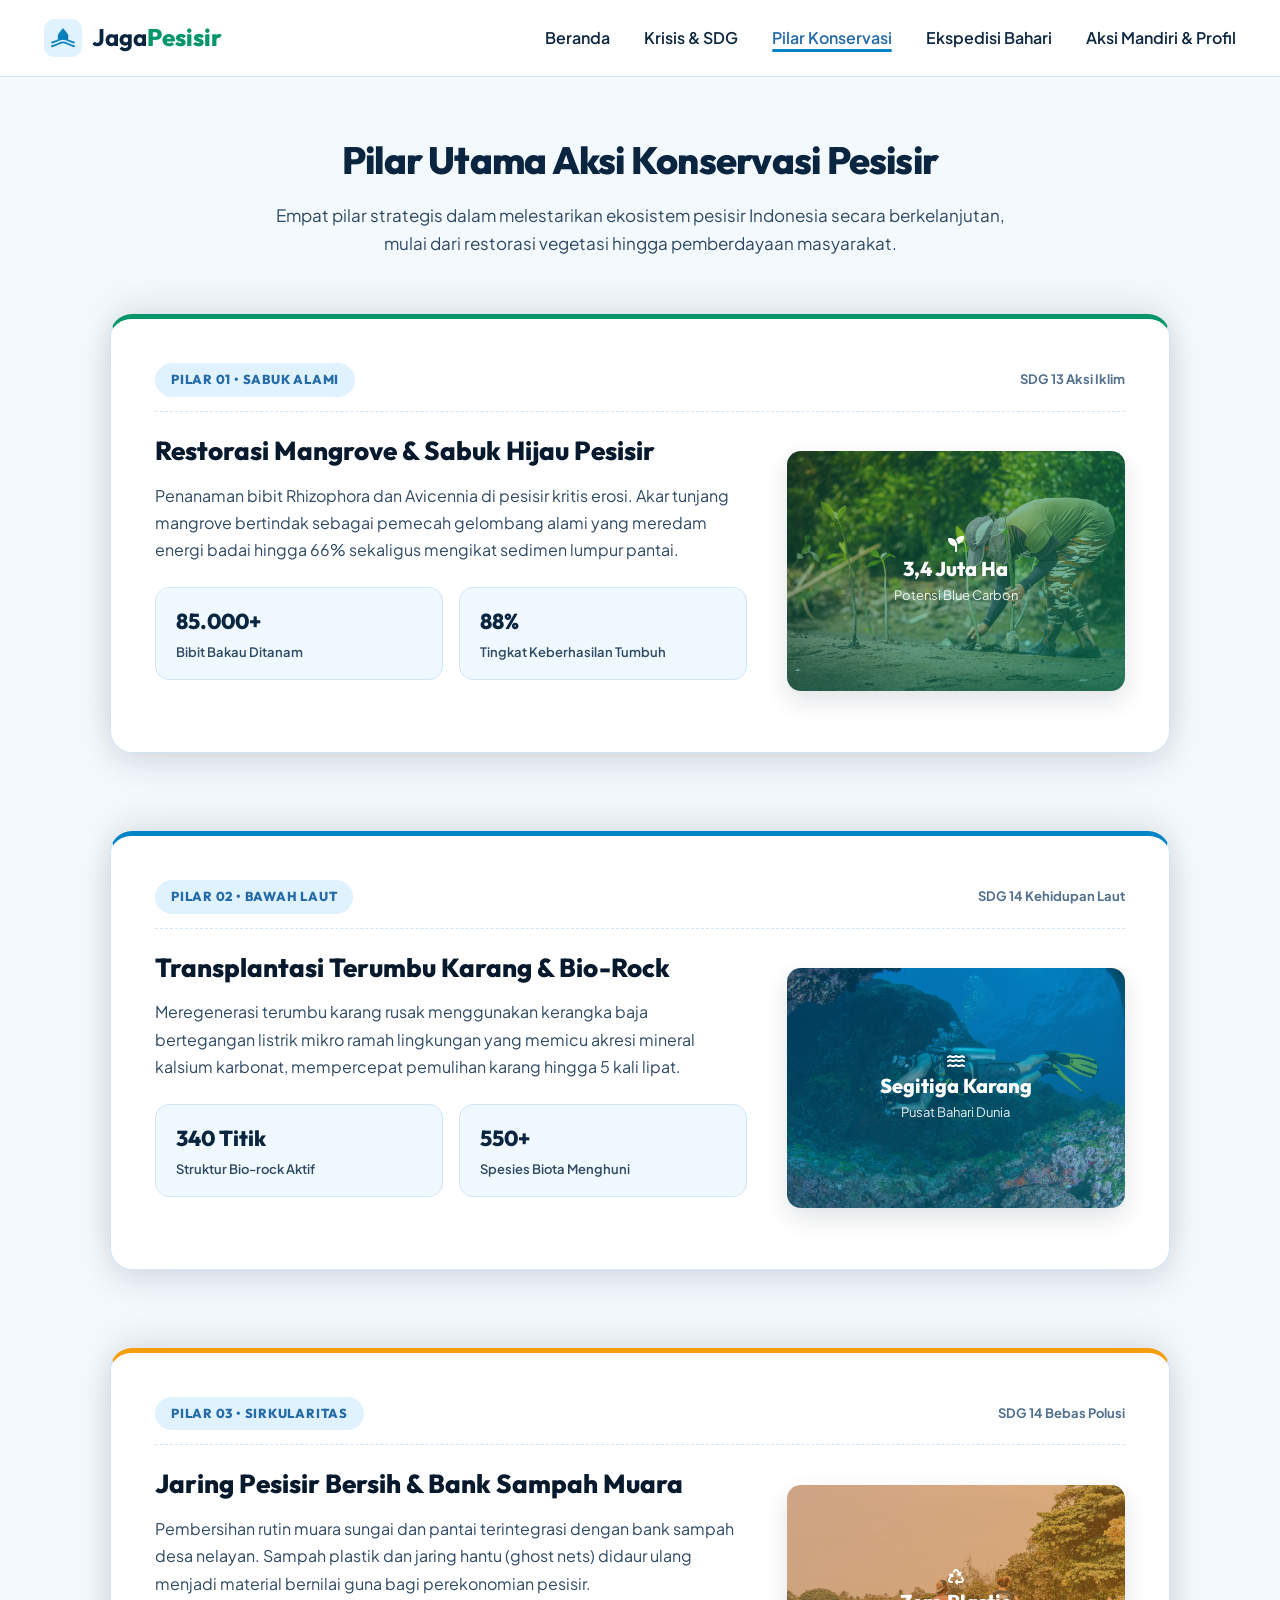
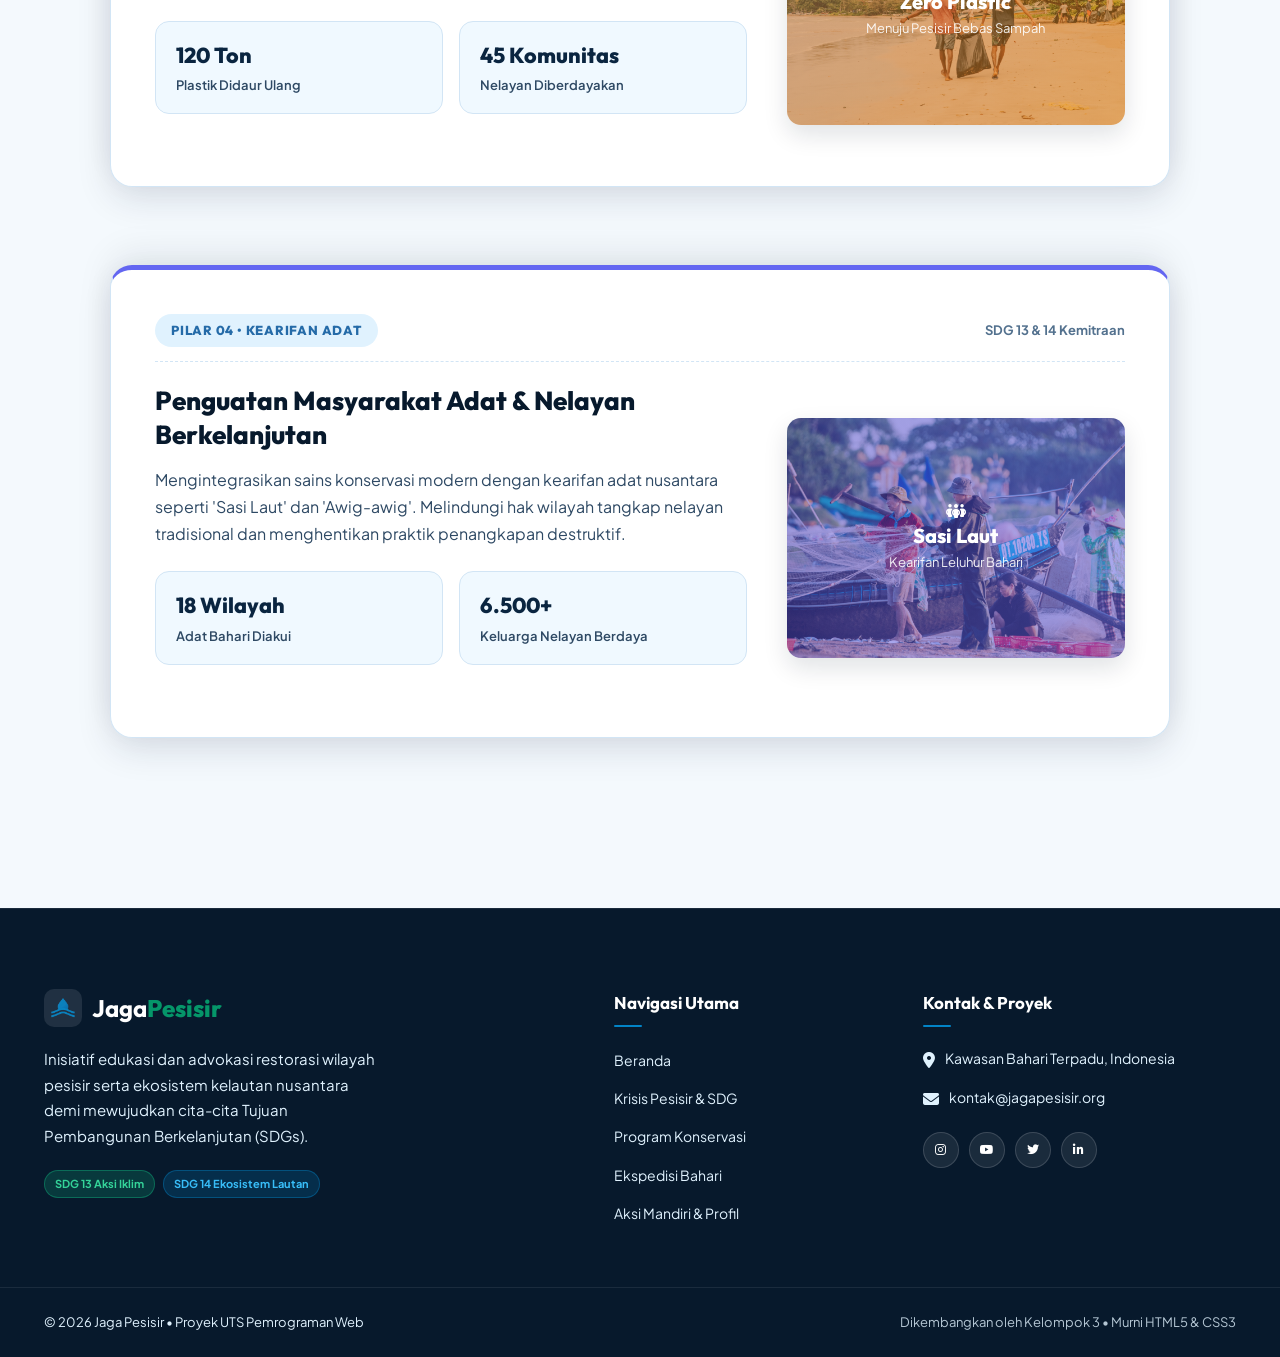
<file: panduan.html>
<!DOCTYPE html>
<html lang="id">

<head>
  <meta charset="UTF-8">
  <meta name="viewport" content="width=device-width, initial-scale=1.0">
  <meta name="description" content="Jaga Pesisir - Pilar Program Konservasi Overlapping.">
  <title>Jaga Pesisir | Pilar Program Konservasi</title>
  <link rel="stylesheet" href="css/style.css">
  <link rel="stylesheet" href="https://cdnjs.cloudflare.com/ajax/libs/font-awesome/6.4.0/css/all.min.css">
  <link href="https://fonts.googleapis.com/css2?family=Plus+Jakarta+Sans:wght@400;500;600;700;800&family=Outfit:wght@400;600;700;800&display=swap" rel="stylesheet">
</head>

<body>

  <header class="site-header">
    <div class="container header-container">
      <a href="index.html" class="brand-logo" aria-label="Beranda Jaga Pesisir">
        <img src="images/logo-icon.png" alt="Logo Jaga Pesisir" class="logo-icon">
        <span class="logo-text">Jaga<strong>Pesisir</strong></span>
      </a>

      <input type="checkbox" id="nav-toggle" class="nav-toggle" aria-label="Buka navigasi menu">
      <label for="nav-toggle" class="nav-toggle-label" aria-hidden="true">
        <span class="hamburger-bar"></span>
        <span class="hamburger-bar"></span>
        <span class="hamburger-bar"></span>
      </label>

      <nav class="main-navigation" aria-label="Navigasi Utama">
        <ul class="nav-menu">
          <li class="nav-item"><a href="index.html" class="nav-link">Beranda</a></li>
          <li class="nav-item"><a href="edukasi.html" class="nav-link">Krisis & SDG</a></li>
          <li class="nav-item"><a href="panduan.html" class="nav-link active">Pilar Konservasi</a></li>
          <li class="nav-item"><a href="ekspedisi.html" class="nav-link">Ekspedisi Bahari</a></li>
          <li class="nav-item"><a href="tentang.html" class="nav-link">Aksi Mandiri & Profil</a></li>
        </ul>
      </nav>
    </div>
  </header>

  <main>

    <!-- SECTION 1: PROGRAM AKSI KONSERVASI -->
    <section class="programs-section" style="padding-top: 60px;">
      <div class="container">
        <header class="section-header text-center">
          <h2 class="section-title">Pilar Utama Aksi Konservasi Pesisir</h2>
          <p class="section-subtitle">
            Empat pilar strategis dalam melestarikan ekosistem pesisir Indonesia secara berkelanjutan, mulai dari restorasi vegetasi hingga pemberdayaan masyarakat.
          </p>
        </header>

        <div class="stacking-cards-container">
          
          <!-- Card Overlap 1 -->
          <article class="stack-card stack-card-mangrove">
            <div class="stack-card-badge-row">
              <span class="stack-step-pill">Pilar 01 &bull; Sabuk Alami</span>
              <span class="stack-sdg-tag">SDG 13 Aksi Iklim</span>
            </div>
            <div class="stack-card-content">
              <div class="stack-card-text">
                <h3 class="stack-title">Restorasi Mangrove & Sabuk Hijau Pesisir</h3>
                <p class="stack-desc">
                  Penanaman bibit Rhizophora dan Avicennia di pesisir kritis erosi. Akar tunjang mangrove bertindak sebagai pemecah gelombang alami yang meredam energi badai hingga 66% sekaligus mengikat sedimen lumpur pantai.
                </p>
                <div class="stack-metrics-grid">
                  <div class="metric-box">
                    <strong>85.000+</strong>
                    <span>Bibit Bakau Ditanam</span>
                  </div>
                  <div class="metric-box">
                    <strong>88%</strong>
                    <span>Tingkat Keberhasilan Tumbuh</span>
                  </div>
                </div>
              </div>
              <div class="stack-card-visual visual-mangrove">
                <i class="fa-solid fa-seedling stack-icon-big"></i>
                <div class="stack-visual-stats">
                  <strong>3,4 Juta Ha</strong>
                  <span>Potensi Blue Carbon</span>
                </div>
              </div>
            </div>
          </article>

          <!-- Card Overlap 2 -->
          <article class="stack-card stack-card-coral">
            <div class="stack-card-badge-row">
              <span class="stack-step-pill">Pilar 02 &bull; Bawah Laut</span>
              <span class="stack-sdg-tag">SDG 14 Kehidupan Laut</span>
            </div>
            <div class="stack-card-content">
              <div class="stack-card-text">
                <h3 class="stack-title">Transplantasi Terumbu Karang & Bio-Rock</h3>
                <p class="stack-desc">
                  Meregenerasi terumbu karang rusak menggunakan kerangka baja bertegangan listrik mikro ramah lingkungan yang memicu akresi mineral kalsium karbonat, mempercepat pemulihan karang hingga 5 kali lipat.
                </p>
                <div class="stack-metrics-grid">
                  <div class="metric-box">
                    <strong>340 Titik</strong>
                    <span>Struktur Bio-rock Aktif</span>
                  </div>
                  <div class="metric-box">
                    <strong>550+</strong>
                    <span>Spesies Biota Menghuni</span>
                  </div>
                </div>
              </div>
              <div class="stack-card-visual visual-coral">
                <i class="fa-solid fa-water stack-icon-big"></i>
                <div class="stack-visual-stats">
                  <strong>Segitiga Karang</strong>
                  <span>Pusat Bahari Dunia</span>
                </div>
              </div>
            </div>
          </article>

          <!-- Card Overlap 3 -->
          <article class="stack-card stack-card-cleanup">
            <div class="stack-card-badge-row">
              <span class="stack-step-pill">Pilar 03 &bull; Sirkularitas</span>
              <span class="stack-sdg-tag">SDG 14 Bebas Polusi</span>
            </div>
            <div class="stack-card-content">
              <div class="stack-card-text">
                <h3 class="stack-title">Jaring Pesisir Bersih & Bank Sampah Muara</h3>
                <p class="stack-desc">
                  Pembersihan rutin muara sungai dan pantai terintegrasi dengan bank sampah desa nelayan. Sampah plastik dan jaring hantu (ghost nets) didaur ulang menjadi material bernilai guna bagi perekonomian pesisir.
                </p>
                <div class="stack-metrics-grid">
                  <div class="metric-box">
                    <strong>120 Ton</strong>
                    <span>Plastik Didaur Ulang</span>
                  </div>
                  <div class="metric-box">
                    <strong>45 Komunitas</strong>
                    <span>Nelayan Diberdayakan</span>
                  </div>
                </div>
              </div>
              <div class="stack-card-visual visual-cleanup">
                <i class="fa-solid fa-recycle stack-icon-big"></i>
                <div class="stack-visual-stats">
                  <strong>Zero Plastic</strong>
                  <span>Menuju Pesisir Bebas Sampah</span>
                </div>
              </div>
            </div>
          </article>

          <!-- Card Overlap 4 -->
          <article class="stack-card stack-card-community">
            <div class="stack-card-badge-row">
              <span class="stack-step-pill">Pilar 04 &bull; Kearifan Adat</span>
              <span class="stack-sdg-tag">SDG 13 & 14 Kemitraan</span>
            </div>
            <div class="stack-card-content">
              <div class="stack-card-text">
                <h3 class="stack-title">Penguatan Masyarakat Adat & Nelayan Berkelanjutan</h3>
                <p class="stack-desc">
                  Mengintegrasikan sains konservasi modern dengan kearifan adat nusantara seperti 'Sasi Laut' dan 'Awig-awig'. Melindungi hak wilayah tangkap nelayan tradisional dan menghentikan praktik penangkapan destruktif.
                </p>
                <div class="stack-metrics-grid">
                  <div class="metric-box">
                    <strong>18 Wilayah</strong>
                    <span>Adat Bahari Diakui</span>
                  </div>
                  <div class="metric-box">
                    <strong>6.500+</strong>
                    <span>Keluarga Nelayan Berdaya</span>
                  </div>
                </div>
              </div>
              <div class="stack-card-visual visual-community">
                <i class="fa-solid fa-people-group stack-icon-big"></i>
                <div class="stack-visual-stats">
                  <strong>Sasi Laut</strong>
                  <span>Kearifan Leluhur Bahari</span>
                </div>
              </div>
            </div>
          </article>

        </div>
      </div>
    </section>

  </main>

  <footer class="site-footer">
    <div class="container footer-grid">
      <div>
        <a href="index.html" class="brand-logo footer-logo" aria-label="Beranda Jaga Pesisir">
          <img src="images/logo-icon.png" alt="Logo Jaga Pesisir" class="logo-icon">
          <span class="logo-text">Jaga<strong>Pesisir</strong></span>
        </a>
        <p class="footer-tagline">
          Inisiatif edukasi dan advokasi restorasi wilayah pesisir serta ekosistem kelautan nusantara demi mewujudkan cita-cita Tujuan Pembangunan Berkelanjutan (SDGs).
        </p>
        <div class="sdg-mini-badges">
          <span class="mini-sdg sdg-13-tag">SDG 13 Aksi Iklim</span>
          <span class="mini-sdg sdg-14-tag">SDG 14 Ekosistem Lautan</span>
        </div>
      </div>

      <div>
        <h4 class="footer-heading">Navigasi Utama</h4>
        <ul class="footer-links">
          <li><a href="index.html">Beranda</a></li>
          <li><a href="edukasi.html">Krisis Pesisir & SDG</a></li>
          <li><a href="panduan.html">Program Konservasi</a></li>
          <li><a href="ekspedisi.html">Ekspedisi Bahari</a></li>
          <li><a href="tentang.html">Aksi Mandiri & Profil</a></li>
        </ul>
      </div>

      <div>
        <h4 class="footer-heading">Kontak & Proyek</h4>

        <p class="footer-contact-item">
          <span class="contact-icon"><i class="fa-solid fa-location-dot"></i></span>
          Kawasan Bahari Terpadu, Indonesia
        </p>

        <p class="footer-contact-item">
          <span class="contact-icon"><i class="fa-solid fa-envelope"></i></span>
          kontak@jagapesisir.org
        </p>

        <div class="social-links">
          <a href="https://instagram.com" target="_blank" rel="noopener noreferrer" class="social-btn" aria-label="Instagram"><i class="fa-brands fa-instagram"></i></a>
          <a href="https://youtube.com" target="_blank" rel="noopener noreferrer" class="social-btn" aria-label="YouTube"><i class="fa-brands fa-youtube"></i></a>
          <a href="https://twitter.com" target="_blank" rel="noopener noreferrer" class="social-btn" aria-label="X (Twitter)"><i class="fa-brands fa-twitter"></i></a>
          <a href="https://linkedin.com" target="_blank" rel="noopener noreferrer" class="social-btn" aria-label="LinkedIn"><i class="fa-brands fa-linkedin-in"></i></a>
        </div>
      </div>
    </div>

    <div class="footer-bottom">
      <div class="container footer-bottom-flex">
        <p>&copy; 2026 Jaga Pesisir &bull; Proyek UTS Pemrograman Web</p>
        <p class="footer-subtext">Dikembangkan oleh Kelompok 3 &bull; Murni HTML5 & CSS3</p>
      </div>
    </div>
  </footer>

</body>
</html>
</file>
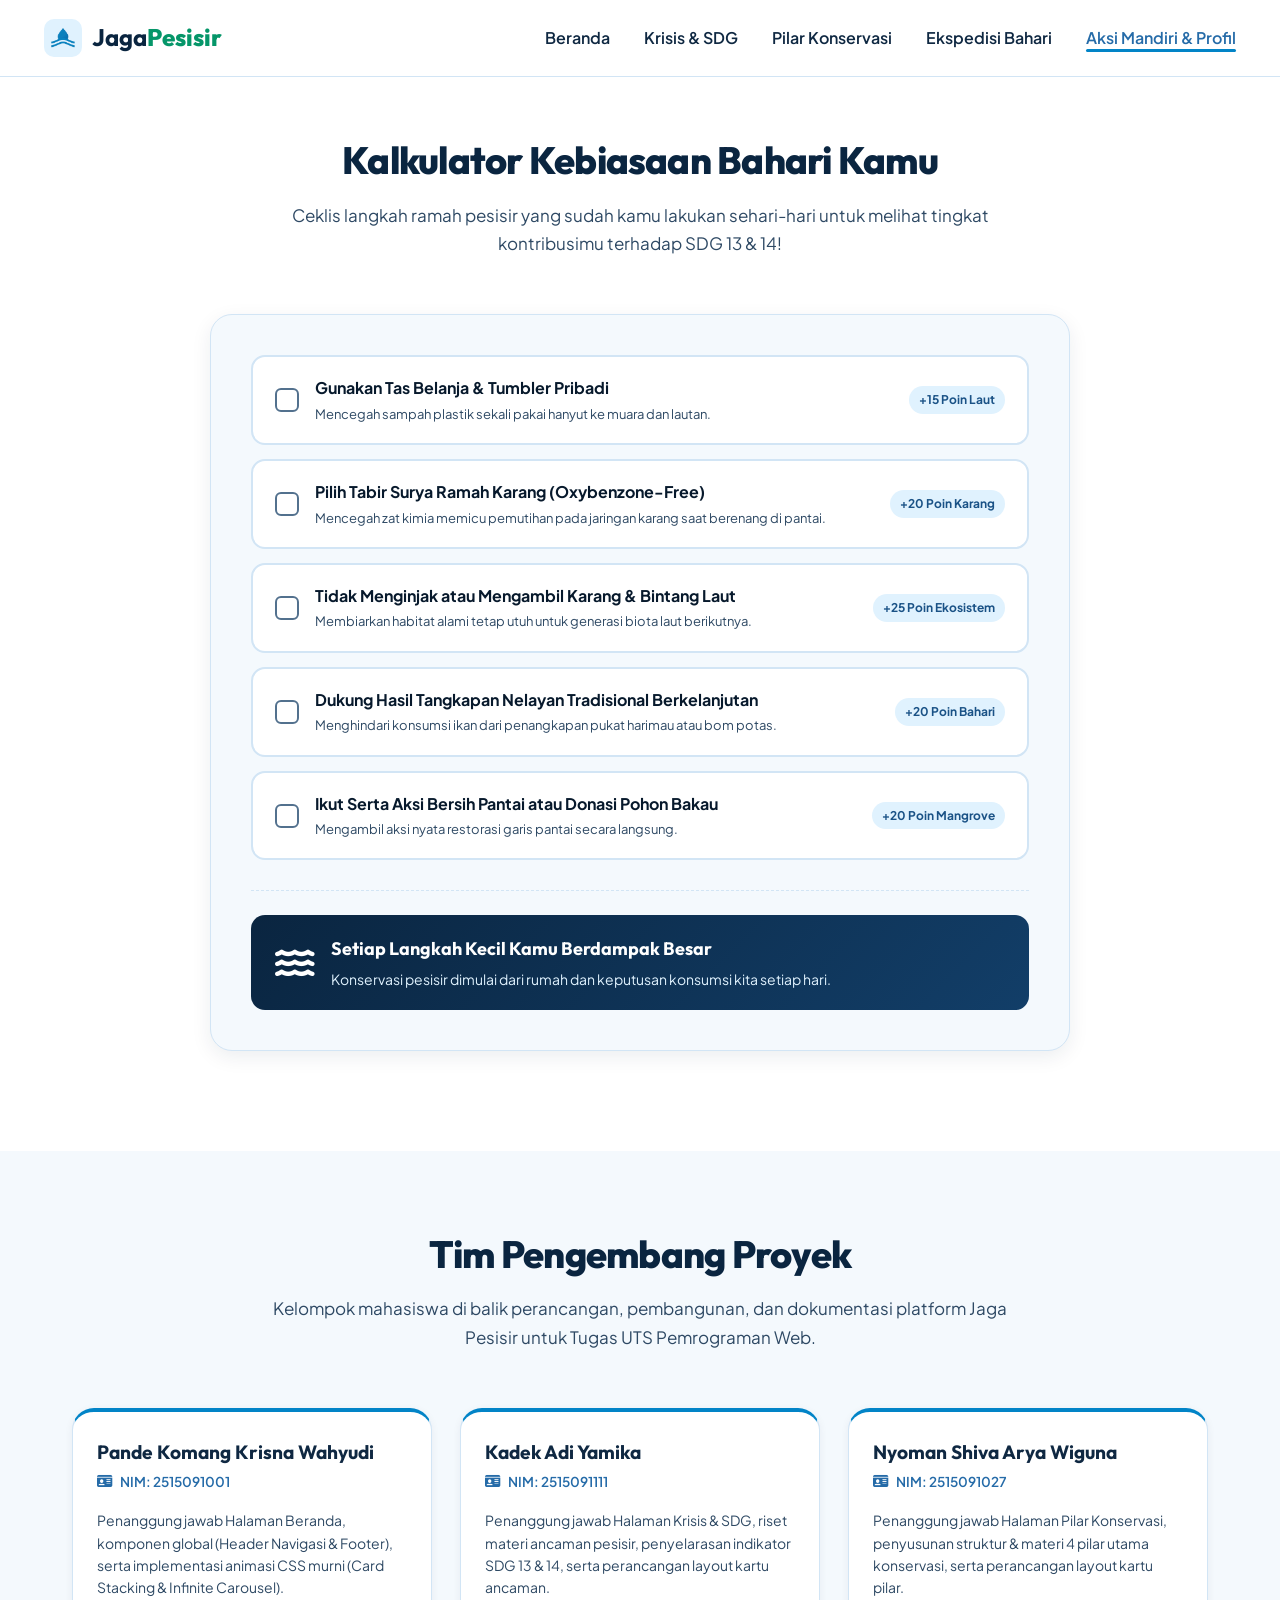
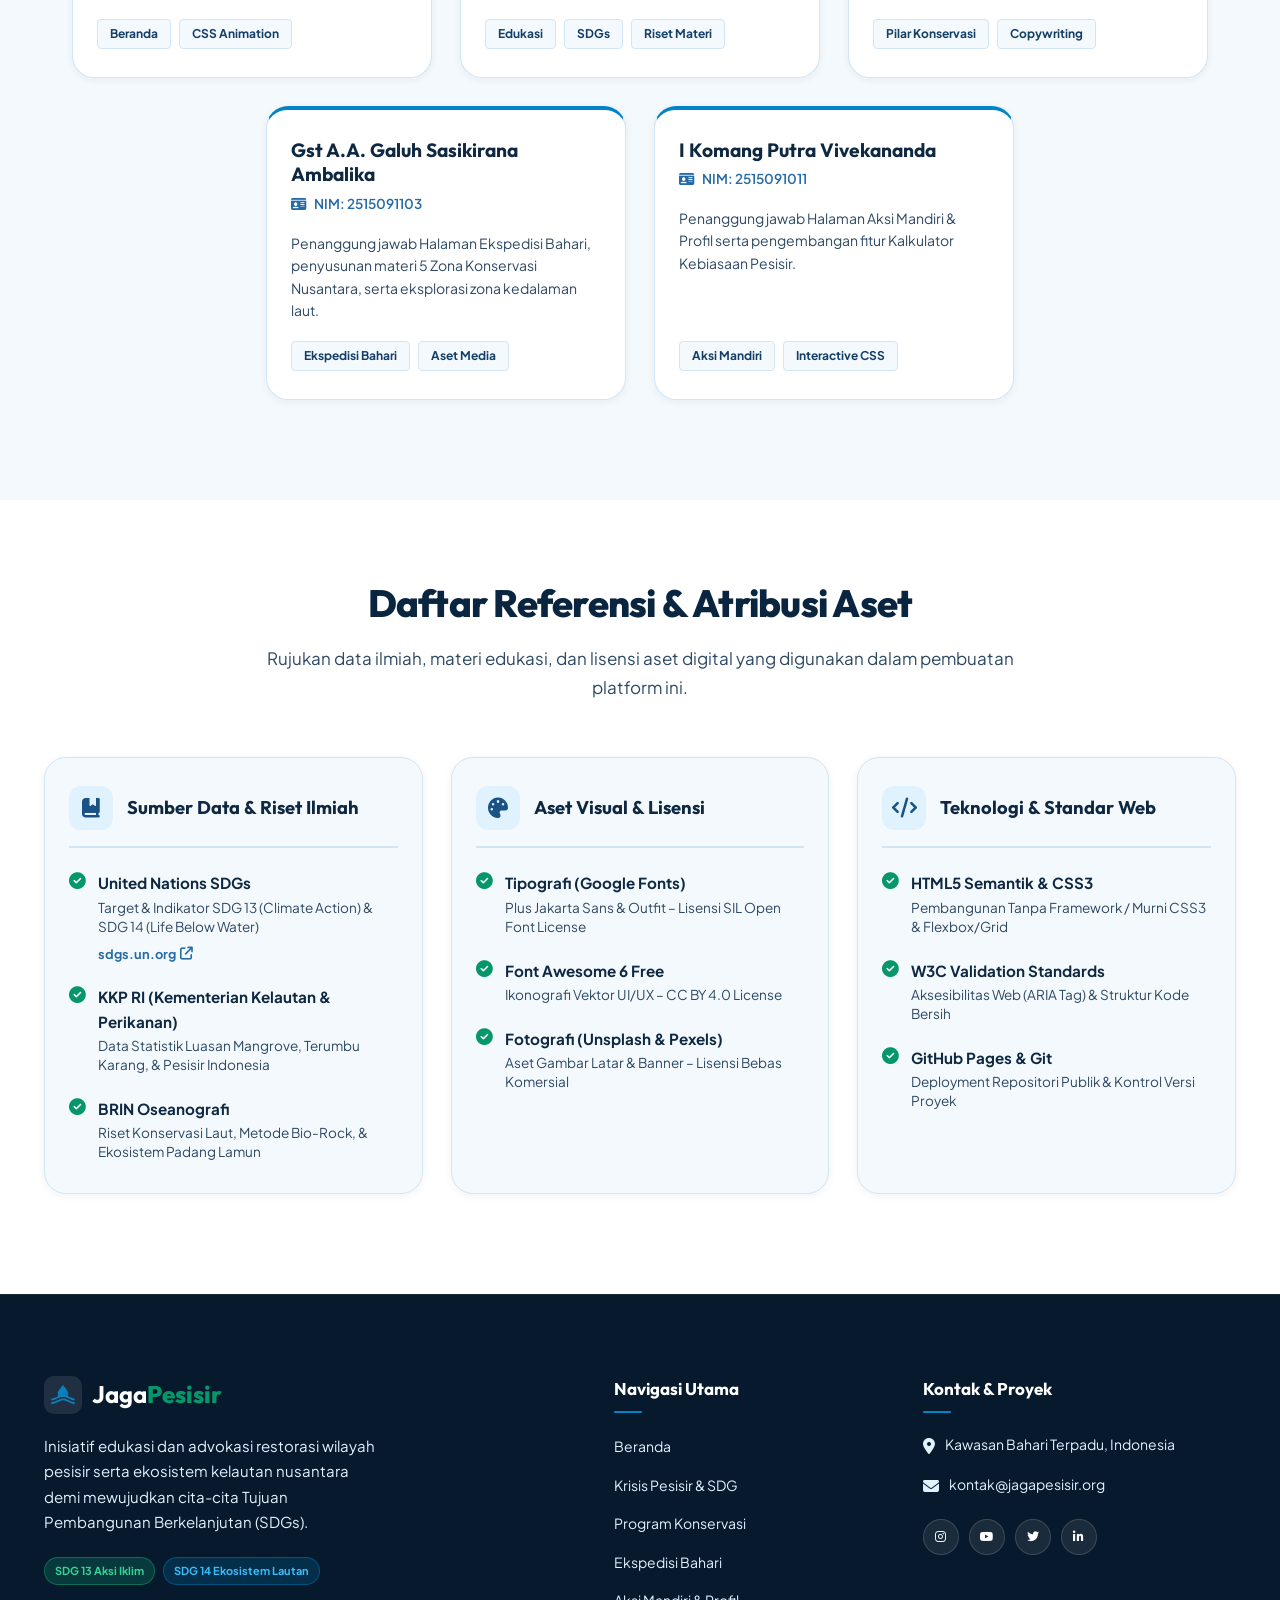
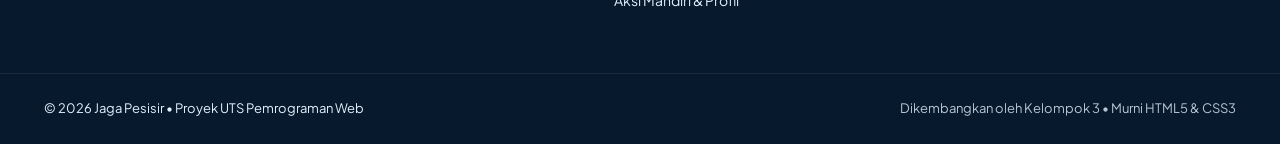
<file: tentang.html>
<!DOCTYPE html>
<html lang="id">

<head>
  <meta charset="UTF-8">
  <meta name="viewport" content="width=device-width, initial-scale=1.0">
  <meta name="description" content="Jaga Pesisir - Kalkulator Aksi Mandiri & Profil Pengembang Proyek UTS Pemrograman Web.">
  <title>Jaga Pesisir | Aksi Mandiri & Profil Pengembang</title>
  <link rel="stylesheet" href="css/style.css">
  <link rel="stylesheet" href="https://cdnjs.cloudflare.com/ajax/libs/font-awesome/6.4.0/css/all.min.css">
  <link href="https://fonts.googleapis.com/css2?family=Plus+Jakarta+Sans:wght@400;500;600;700;800&family=Outfit:wght@400;600;700;800&display=swap" rel="stylesheet">
</head>

<body>

  <header class="site-header">
    <div class="container header-container">
      <a href="index.html" class="brand-logo" aria-label="Beranda Jaga Pesisir">
        <img src="images/logo-icon.png" alt="Logo Jaga Pesisir" class="logo-icon">
        <span class="logo-text">Jaga<strong>Pesisir</strong></span>
      </a>

      <input type="checkbox" id="nav-toggle" class="nav-toggle" aria-label="Buka navigasi menu">
      <label for="nav-toggle" class="nav-toggle-label" aria-hidden="true">
        <span class="hamburger-bar"></span>
        <span class="hamburger-bar"></span>
        <span class="hamburger-bar"></span>
      </label>

      <nav class="main-navigation" aria-label="Navigasi Utama">
        <ul class="nav-menu">
          <li class="nav-item"><a href="index.html" class="nav-link">Beranda</a></li>
          <li class="nav-item"><a href="edukasi.html" class="nav-link">Krisis & SDG</a></li>
          <li class="nav-item"><a href="panduan.html" class="nav-link">Pilar Konservasi</a></li>
          <li class="nav-item"><a href="ekspedisi.html" class="nav-link">Ekspedisi Bahari</a></li>
          <li class="nav-item"><a href="tentang.html" class="nav-link active">Aksi Mandiri & Profil</a></li>
        </ul>
      </nav>
    </div>
  </header>

  <main>

    <!-- SECTION 1: CHECKLIST AKSI MANDIRI -->
    <section class="checklist-section" style="padding-top: 60px;">
      <div class="container">
        <header class="section-header text-center">
          <h2 class="section-title">Kalkulator Kebiasaan Bahari Kamu</h2>
          <p class="section-subtitle">
            Ceklis langkah ramah pesisir yang sudah kamu lakukan sehari-hari untuk melihat tingkat kontribusimu terhadap SDG 13 & 14!
          </p>
        </header>

        <div class="checklist-card">

          <div class="checklist-form">
            <!-- Item 1 -->
            <label class="check-item" for="chk-1">
              <input type="checkbox" id="chk-1" class="check-input">
              <span class="check-box-visual" aria-hidden="true"></span>
              <span class="check-text-content">
                <strong>Gunakan Tas Belanja & Tumbler Pribadi</strong>
                <small>Mencegah sampah plastik sekali pakai hanyut ke muara dan lautan.</small>
              </span>
              <span class="check-impact-tag">+15 Poin Laut</span>
            </label>

            <!-- Item 2 -->
            <label class="check-item" for="chk-2">
              <input type="checkbox" id="chk-2" class="check-input">
              <span class="check-box-visual" aria-hidden="true"></span>
              <span class="check-text-content">
                <strong>Pilih Tabir Surya Ramah Karang (Oxybenzone-Free)</strong>
                <small>Mencegah zat kimia memicu pemutihan pada jaringan karang saat berenang di pantai.</small>
              </span>
              <span class="check-impact-tag">+20 Poin Karang</span>
            </label>

            <!-- Item 3 -->
            <label class="check-item" for="chk-3">
              <input type="checkbox" id="chk-3" class="check-input">
              <span class="check-box-visual" aria-hidden="true"></span>
              <span class="check-text-content">
                <strong>Tidak Menginjak atau Mengambil Karang & Bintang Laut</strong>
                <small>Membiarkan habitat alami tetap utuh untuk generasi biota laut berikutnya.</small>
              </span>
              <span class="check-impact-tag">+25 Poin Ekosistem</span>
            </label>

            <!-- Item 4 -->
            <label class="check-item" for="chk-4">
              <input type="checkbox" id="chk-4" class="check-input">
              <span class="check-box-visual" aria-hidden="true"></span>
              <span class="check-text-content">
                <strong>Dukung Hasil Tangkapan Nelayan Tradisional Berkelanjutan</strong>
                <small>Menghindari konsumsi ikan dari penangkapan pukat harimau atau bom potas.</small>
              </span>
              <span class="check-impact-tag">+20 Poin Bahari</span>
            </label>

            <!-- Item 5 -->
            <label class="check-item" for="chk-5">
              <input type="checkbox" id="chk-5" class="check-input">
              <span class="check-box-visual" aria-hidden="true"></span>
              <span class="check-text-content">
                <strong>Ikut Serta Aksi Bersih Pantai atau Donasi Pohon Bakau</strong>
                <small>Mengambil aksi nyata restorasi garis pantai secara langsung.</small>
              </span>
              <span class="check-impact-tag">+20 Poin Mangrove</span>
            </label>
          </div>

          <div class="checklist-feedback">
            <div class="feedback-badge-box">
              <span class="feedback-icon" aria-hidden="true">
                <i i class="fa-solid fa-water"></i>
              </span>
              <div class="feedback-text">
                <h4>Setiap Langkah Kecil Kamu Berdampak Besar</h4>
                <p>Konservasi pesisir dimulai dari rumah dan keputusan konsumsi kita setiap hari.</p>
              </div>
            </div>
          </div>
        </div>
      </div>
    </section>

    <!-- SECTION 2: PROFIL KELOMPOK -->
    <section class="team-section">
      <div class="container">
        <header class="section-header text-center">
          <h2 class="section-title">Tim Pengembang Proyek</h2>
          <p class="section-subtitle">
            Kelompok mahasiswa di balik perancangan, pembangunan, dan dokumentasi platform Jaga Pesisir untuk Tugas UTS Pemrograman Web.
          </p>
        </header>

        <div class="team-grid">

          <!-- Anggota 1 -->
          <article class="team-card">
            <div class="team-body">
              <h3 class="team-name">Pande Komang Krisna Wahyudi</h3>
              <span class="team-nim"><i class="fa-solid fa-id-card"></i> NIM: 2515091001</span>
              <p class="team-role-desc">
                Penanggung jawab Halaman Beranda, komponen global (Header Navigasi &amp; Footer), serta implementasi animasi CSS murni (Card Stacking &amp; Infinite Carousel).
              </p>
              <div class="team-skills">
                <span class="skill-tag">Beranda</span>
                <span class="skill-tag">CSS Animation</span>
              </div>
            </div>
          </article>

          <!-- Anggota 2 -->
          <article class="team-card">
            <div class="team-body">
              <h3 class="team-name">Kadek Adi Yamika</h3>
              <span class="team-nim"><i class="fa-solid fa-id-card"></i> NIM: 2515091111</span>
              <p class="team-role-desc">
                Penanggung jawab Halaman Krisis &amp; SDG, riset materi ancaman pesisir, penyelarasan indikator SDG 13 &amp; 14, serta perancangan layout kartu ancaman.
              </p>
              <div class="team-skills">
                <span class="skill-tag">Edukasi</span>
                <span class="skill-tag">SDGs</span>
                <span class="skill-tag">Riset Materi</span>
              </div>
            </div>
          </article>

          <!-- Anggota 3 -->
          <article class="team-card">
            <div class="team-body">
              <h3 class="team-name">Nyoman Shiva Arya Wiguna</h3>
              <span class="team-nim"><i class="fa-solid fa-id-card"></i> NIM: 2515091027</span>
              <p class="team-role-desc">
                Penanggung jawab Halaman Pilar Konservasi, penyusunan struktur &amp; materi 4 pilar utama konservasi, serta perancangan layout kartu pilar.
              </p>
              <div class="team-skills">
                <span class="skill-tag">Pilar Konservasi</span>
                <span class="skill-tag">Copywriting</span>
              </div>
            </div>
          </article>

          <!-- Anggota 4 -->
          <article class="team-card">
            <div class="team-body">
              <h3 class="team-name">Gst A.A. Galuh Sasikirana Ambalika</h3>
              <span class="team-nim"><i class="fa-solid fa-id-card"></i> NIM: 2515091103</span>
              <p class="team-role-desc">
                Penanggung jawab Halaman Ekspedisi Bahari, penyusunan materi 5 Zona Konservasi Nusantara, serta eksplorasi zona kedalaman laut.
              </p>
              <div class="team-skills">
                <span class="skill-tag">Ekspedisi Bahari</span>
                <span class="skill-tag">Aset Media</span>
              </div>
            </div>
          </article>

          <!-- Anggota 5 -->
          <article class="team-card">
            <div class="team-body">
              <h3 class="team-name">I Komang Putra Vivekananda</h3>
              <span class="team-nim"><i class="fa-solid fa-id-card"></i> NIM: 2515091011</span>
              <p class="team-role-desc">
                Penanggung jawab Halaman Aksi Mandiri &amp; Profil serta pengembangan fitur Kalkulator Kebiasaan Pesisir.
              </p>
              <div class="team-skills">
                <span class="skill-tag">Aksi Mandiri</span>
                <span class="skill-tag">Interactive CSS</span>
              </div>
            </div>
          </article>
          
        </div>
      </div>
    </section>

    <!-- SECTION 3: REFRENSI -->
    <section class="references-section">
      <div class="container">
        <header class="section-header text-center">
          <h2 class="section-title">Daftar Referensi & Atribusi Aset</h2>
          <p class="section-subtitle">
            Rujukan data ilmiah, materi edukasi, dan lisensi aset digital yang digunakan dalam pembuatan platform ini.
          </p>
        </header>

        <div class="ref-grid">

          <!-- Kartu 1: Sumber Data & Riset -->
          <article class="ref-card">
            <div class="ref-card-header">
              <div class="ref-icon-box">
                <i class="fa-solid fa-book-bookmark"></i>
              </div>
              <h3 class="ref-title">Sumber Data & Riset Ilmiah</h3>
            </div>
            <ul class="ref-list">
              <li class="ref-item">
                <i class="fa-solid fa-circle-check ref-bullet"></i>
                <div class="ref-content">
                  <strong>United Nations SDGs</strong>
                  <p>Target & Indikator SDG 13 (Climate Action) & SDG 14 (Life Below Water)</p>
                  <a href="https://sdgs.un.org" target="_blank" rel="noopener" class="ref-link">
                    sdgs.un.org <i class="fa-solid fa-arrow-up-right-from-square"></i>
                  </a>
                </div>
              </li>
              <li class="ref-item">
                <i class="fa-solid fa-circle-check ref-bullet"></i>
                <div class="ref-content">
                  <strong>KKP RI (Kementerian Kelautan & Perikanan)</strong>
                  <p>Data Statistik Luasan Mangrove, Terumbu Karang, & Pesisir Indonesia</p>
                </div>
              </li>
              <li class="ref-item">
                <i class="fa-solid fa-circle-check ref-bullet"></i>
                <div class="ref-content">
                  <strong>BRIN Oseanografi</strong>
                  <p>Riset Konservasi Laut, Metode Bio-Rock, & Ekosistem Padang Lamun</p>
                </div>
              </li>
            </ul>
          </article>

          <!-- Kartu 2: Aset Visual & Lisensi -->
          <article class="ref-card">
            <div class="ref-card-header">
              <div class="ref-icon-box">
                <i class="fa-solid fa-palette"></i>
              </div>
              <h3 class="ref-title">Aset Visual & Lisensi</h3>
            </div>
            <ul class="ref-list">
              <li class="ref-item">
                <i class="fa-solid fa-circle-check ref-bullet"></i>
                <div class="ref-content">
                  <strong>Tipografi (Google Fonts)</strong>
                  <p>Plus Jakarta Sans & Outfit &ndash; Lisensi SIL Open Font License</p>
                </div>
              </li>
              <li class="ref-item">
                <i class="fa-solid fa-circle-check ref-bullet"></i>
                <div class="ref-content">
                  <strong>Font Awesome 6 Free</strong>
                  <p>Ikonografi Vektor UI/UX &ndash; CC BY 4.0 License</p>
                </div>
              </li>
              <li class="ref-item">
                <i class="fa-solid fa-circle-check ref-bullet"></i>
                <div class="ref-content">
                  <strong>Fotografi (Unsplash & Pexels)</strong>
                  <p>Aset Gambar Latar & Banner &ndash; Lisensi Bebas Komersial</p>
                </div>
              </li>
            </ul>
          </article>

          <!-- Kartu 3: Teknologi & Standar Kode -->
          <article class="ref-card">
            <div class="ref-card-header">
              <div class="ref-icon-box">
                <i class="fa-solid fa-code"></i>
              </div>
              <h3 class="ref-title">Teknologi & Standar Web</h3>
            </div>
            <ul class="ref-list">
              <li class="ref-item">
                <i class="fa-solid fa-circle-check ref-bullet"></i>
                <div class="ref-content">
                  <strong>HTML5 Semantik & CSS3</strong>
                  <p>Pembangunan Tanpa Framework / Murni CSS3 & Flexbox/Grid</p>
                </div>
              </li>
              <li class="ref-item">
                <i class="fa-solid fa-circle-check ref-bullet"></i>
                <div class="ref-content">
                  <strong>W3C Validation Standards</strong>
                  <p>Aksesibilitas Web (ARIA Tag) & Struktur Kode Bersih</p>
                </div>
              </li>
              <li class="ref-item">
                <i class="fa-solid fa-circle-check ref-bullet"></i>
                <div class="ref-content">
                  <strong>GitHub Pages & Git</strong>
                  <p>Deployment Repositori Publik & Kontrol Versi Proyek</p>
                </div>
              </li>
            </ul>
          </article>

        </div>
      </div>
    </section>
  </main>

  <footer class="site-footer">
    <div class="container footer-grid">
      <div>
        <a href="index.html" class="brand-logo footer-logo" aria-label="Beranda Jaga Pesisir">
          <img src="images/logo-icon.png" alt="Logo Jaga Pesisir" class="logo-icon">
          <span class="logo-text">Jaga<strong>Pesisir</strong></span>
        </a>
        <p class="footer-tagline">
          Inisiatif edukasi dan advokasi restorasi wilayah pesisir serta ekosistem kelautan nusantara demi mewujudkan cita-cita Tujuan Pembangunan Berkelanjutan (SDGs).
        </p>
        <div class="sdg-mini-badges">
          <span class="mini-sdg sdg-13-tag">SDG 13 Aksi Iklim</span>
          <span class="mini-sdg sdg-14-tag">SDG 14 Ekosistem Lautan</span>
        </div>
      </div>

      <div>
        <h4 class="footer-heading">Navigasi Utama</h4>
        <ul class="footer-links">
          <li><a href="index.html">Beranda</a></li>
          <li><a href="edukasi.html">Krisis Pesisir & SDG</a></li>
          <li><a href="panduan.html">Program Konservasi</a></li>
          <li><a href="ekspedisi.html">Ekspedisi Bahari</a></li>
          <li><a href="tentang.html">Aksi Mandiri & Profil</a></li>
        </ul>
      </div>

      <div>
        <h4 class="footer-heading">Kontak & Proyek</h4>

        <p class="footer-contact-item">
          <span class="contact-icon"><i class="fa-solid fa-location-dot"></i></span>
          Kawasan Bahari Terpadu, Indonesia
        </p>

        <p class="footer-contact-item">
          <span class="contact-icon"><i class="fa-solid fa-envelope"></i></span>
          kontak@jagapesisir.org
        </p>

        <div class="social-links">
          <a href="https://instagram.com" target="_blank" rel="noopener noreferrer" class="social-btn" aria-label="Instagram"><i class="fa-brands fa-instagram"></i></a>
          <a href="https://youtube.com" target="_blank" rel="noopener noreferrer" class="social-btn" aria-label="YouTube"><i class="fa-brands fa-youtube"></i></a>
          <a href="https://twitter.com" target="_blank" rel="noopener noreferrer" class="social-btn" aria-label="X (Twitter)"><i class="fa-brands fa-twitter"></i></a>
          <a href="https://linkedin.com" target="_blank" rel="noopener noreferrer" class="social-btn" aria-label="LinkedIn"><i class="fa-brands fa-linkedin-in"></i></a>
        </div>
      </div>
    </div>

    <div class="footer-bottom">
      <div class="container footer-bottom-flex">
        <p>&copy; 2026 Jaga Pesisir &bull; Proyek UTS Pemrograman Web</p>
        <p class="footer-subtext">Dikembangkan oleh Kelompok 3 &bull; Murni HTML5 & CSS3</p>
      </div>
    </div>
  </footer>

</body>
</html>
</file>
<file: css/style.css>
/* 01. DESIGN SYSTEM, RESET & GLOBAL UTILITIES */

/* Design tokens (CSS variables) */

:root {
  --color-marine-950: #07192c;
  --color-marine-900: #0a2540;
  --color-marine-850: #0d3154;
  --color-marine-800: #123e68;
  --color-marine-700: #1a5286;
  --color-marine-600: #256ba8;
  --color-marine-500: #0284c7;
  --color-marine-400: #38bdf8;
  --color-marine-100: #e0f2fe;
  --color-marine-50:  #f0f9ff;

  --color-mangrove-800: #064e3b;
  --color-mangrove-600: #059669;
  --color-mangrove-500: #10b981;
  --color-mangrove-100: #d1fae5;
  --color-mangrove-50:  #ecfdf5;

  --color-coral-600: #dc2626;
  --color-coral-500: #ea580c;
  --color-coral-400: #f97316;
  --color-sand-500:  #f59e0b;
  --color-sand-100:  #fef3c7;
  --color-sand-50:   #fffbeb;

  --color-text-main:    #0f2842;
  --color-text-muted:   #2e4964;
  --color-text-subtle:  #53718e;
  --color-bg-light:     #f4f9fd;
  --color-bg-white:     #ffffff;
  --color-border:       #d2e5f5;
  --color-border-hover: #7dd3fc;

  --shadow-sm:  0 2px 8px rgba(10, 37, 64, 0.06);
  --shadow-md:  0 6px 20px rgba(10, 37, 64, 0.08);
  --shadow-lg:  0 12px 35px rgba(10, 37, 64, 0.12);
  --shadow-glow: 0 0 25px rgba(2, 132, 199, 0.25);

  --font-primary: 'Plus Jakarta Sans', -apple-system, BlinkMacSystemFont, sans-serif;
  --font-heading: 'Outfit', 'Plus Jakarta Sans', sans-serif;

  --container-max: 1240px;
  --radius-sm: 8px;
  --radius-md: 14px;
  --radius-lg: 22px;
  --radius-full: 9999px;
  --transition: all 0.3s ease-out;
}

/* Universal reset & body base styles */

*,
*::before,
*::after {
  box-sizing: border-box;
  margin: 0;
  padding: 0;
}

html {
  scroll-padding-top: 80px;
}

body {
  font-family: var(--font-primary);
  color: var(--color-text-main);
  background-color: var(--color-bg-light);
  line-height: 1.65;
  -webkit-font-smoothing: antialiased;
  overflow-x: hidden;
}

img {
  display: block;
  max-width: 100%;
}

a {
  color: inherit;
  text-decoration: none;
  transition: var(--transition);
}

ul {
  list-style: none;
}

button,
input,
select,
textarea {
  font-family: inherit;
}

/* Container layout */

.container {
  width: 100%;
  max-width: var(--container-max);
  margin-left: auto;
  margin-right: auto;
  padding-left: 24px;
  padding-right: 24px;
}

/* Typography, section title & gradient text */

.text-center {
  text-align: center;
}

.section-header {
  margin-bottom: 56px;
  max-width: 760px;
  margin-left: auto;
  margin-right: auto;
}

.section-title {
  font-family: var(--font-heading);
  font-size: 2.375rem;
  font-weight: 800;
  color: var(--color-marine-900);
  line-height: 1.25;
  margin-bottom: 16px;
  letter-spacing: -0.02em;
}

.section-subtitle {
  font-size: 1.0625rem;
  color: var(--color-text-muted);
  line-height: 1.7;
}

.gradient-text {
  background: linear-gradient(135deg, var(--color-marine-600) 0%, var(--color-mangrove-600) 100%);
  -webkit-background-clip: text;
  -webkit-text-fill-color: transparent;
}

.gradient-aqua {
  background: linear-gradient(135deg, #38bdf8 0%, #34d399 100%);
  -webkit-background-clip: text;
  -webkit-text-fill-color: transparent;
}

/* KOMPONEN UTAMA (HEADER & FOOTER) */

/* Header navigasi & brand logo */

.site-header {
  position: sticky;
  top: 0;
  z-index: 1000;
  background: rgba(255, 255, 255, 0.94);
  backdrop-filter: blur(12px);
  -webkit-backdrop-filter: blur(12px);
  border-bottom: 1px solid var(--color-border);
  transition: var(--transition);
}

.header-container {
  display: flex;
  align-items: center;
  justify-content: space-between;
  height: 76px;
}

.brand-logo {
  display: flex;
  align-items: center;
  gap: 10px;
  font-family: var(--font-heading);
  font-size: 1.5rem;
  color: var(--color-marine-900);
  font-weight: 700;
}

.logo-icon {
  width: 38px;
  height: 38px;
  color: var(--color-marine-500);
  display: flex;
  object-fit: contain;
  align-items: center;
  justify-content: center;
  border-radius: 10px;
  background: var(--color-marine-100);
  padding: 6px;
  transition: transform 0.3s ease;
}

.brand-logo:hover .logo-icon {
  transform: rotate(-8deg) scale(1.08);
}

.logo-text strong {
  color: var(--color-mangrove-600);
  font-weight: 800;
}

/* Menu navigasi & links */

.main-navigation {
  display: flex;
  align-items: center;
}

.nav-menu {
  display: flex;
  align-items: center;
  gap: 30px;
}

.nav-link {
  position: relative;
  color: var(--color-text-main);
  text-decoration: none;
  font-weight: 600;
  background-color: transparent;
  border-left: 4px solid transparent;
  transition: all 0.3s ease;
}

.nav-link::after {
  content: "";
  position: absolute;
  bottom: -4px;
  left: 0;
  width: 0;
  height: 3px;
  background-color: var(--color-marine-500);
  border-radius: var(--radius-full, 2px);
  transition: width 0.3s ease;
}

.nav-link:hover,
.nav-link.active {
  color: var(--color-marine-600);
}

.nav-link:hover::after,
.nav-link.active::after {
  width: 100%;
}

/* Mobile nav toggle (checkbox hack) */

.nav-toggle {
  display: none;
}

.nav-toggle-label {
  display: none;
  cursor: pointer;
  flex-direction: column;
  justify-content: space-between;
  width: 28px;
  height: 20px;
  z-index: 1010;
}

.hamburger-bar {
  display: block;
  height: 3px;
  width: 100%;
  background-color: var(--color-marine-900);
  border-radius: 4px;
  transition: all 0.3s ease-in-out;
}

/* Footer */

.site-footer {
  background-color: var(--color-marine-950);
  color: #ffffff;
  padding-top: 80px;
  border-top: 1px solid rgba(255, 255, 255, 0.08);
}

.footer-grid {
  display: grid;
  grid-template-columns: 2fr 1fr 1.2fr;
  gap: 48px;
  padding-bottom: 60px;
}

.footer-logo {
  color: #ffffff;
  margin-bottom: 18px;
}

.footer-logo .logo-icon {
  background: rgba(255, 255, 255, 0.1);
  color: var(--color-marine-400);
}

.footer-tagline {
  font-size: 0.9375rem;
  color: var(--color-marine-100);
  line-height: 1.7;
  margin-bottom: 22px;
  max-width: 340px;
}

.sdg-mini-badges {
  display: flex;
  flex-wrap: wrap;
  gap: 8px;
}

.mini-sdg {
  font-size: 0.6875rem;
  font-weight: 700;
  padding: 4px 10px;
  border-radius: var(--radius-full);
}

.sdg-13-tag {
  background-color: rgba(16, 185, 129, 0.2);
  color: #34d399;
  border: 1px solid rgba(16, 185, 129, 0.4);
}

.sdg-14-tag {
  background-color: rgba(2, 132, 199, 0.2);
  color: #38bdf8;
  border: 1px solid rgba(2, 132, 199, 0.4);
}

.footer-heading {
  font-family: var(--font-heading);
  font-size: 1.0625rem;
  font-weight: 700;
  color: #ffffff;
  margin-bottom: 20px;
  position: relative;
  padding-bottom: 10px;
}

.footer-heading::after {
  content: '';
  position: absolute;
  bottom: 0;
  left: 0;
  width: 28px;
  height: 2px;
  background-color: var(--color-marine-500);
  border-radius: 2px;
}

.footer-links {
  display: flex;
  flex-direction: column;
  gap: 12px;
}

.footer-links a {
  font-size: 0.875rem;
  color: var(--color-marine-100);
  transition: transform 0.2s ease, color 0.2s ease;
  display: inline-block;
}

.footer-links a:hover {
  color: var(--color-marine-400);
  transform: translateX(4px);
}

.footer-contact-item {
  display: flex;
  align-items: flex-start;
  gap: 10px;
  font-size: 0.875rem;
  color: var(--color-marine-100);
  line-height: 1.6;
  margin-bottom: 14px;
}

.contact-icon {
  font-size: 1rem;
}

.social-links {
  display: flex;
  gap: 10px;
  margin-top: 20px;
}

.social-btn {
  display: flex;
  align-items: center;
  justify-content: center;
  width: 36px;
  height: 36px;
  border-radius: 50%;
  background: rgba(255, 255, 255, 0.08);
  color: #ffffff;
  font-size: 0.75rem;
  font-weight: 800;
  border: 1px solid rgba(255, 255, 255, 0.15);
  transition: var(--transition);
}

.social-btn:hover {
  background-color: var(--color-marine-500);
  border-color: var(--color-marine-400);
  transform: translateY(-3px);
}

.footer-bottom {
  border-top: 1px solid rgba(255, 255, 255, 0.08);
  padding: 24px 0;
  font-size: 0.8125rem;
  color: var(--color-marine-100);
}

.footer-bottom-flex {
  display: flex;
  align-items: center;
  justify-content: space-between;
  flex-wrap: wrap;
  gap: 14px;
}

.footer-subtext {
  opacity: 0.8;
}

/* 03. SECTION 1: HERO SECTION (index.html) */

/* Hero: konten, fokus & visual */

.hero-section {
  position: relative;
  padding-top: 60px;
  padding-bottom: 80px;
  background: linear-gradient(180deg, #ffffff 0%, var(--color-marine-50) 60%, var(--color-marine-100) 100%);
  overflow: hidden;
}

.hero-grid {
  display: grid;
  grid-template-columns: 1.15fr 0.85fr;
  align-items: center;
  gap: 48px;
}

.hero-title {
  font-family: var(--font-heading);
  font-size: 3.25rem;
  font-weight: 800;
  line-height: 1.18;
  color: var(--color-marine-950);
  letter-spacing: -0.03em;
  margin-bottom: 20px;
}

.hero-description {
  font-size: 1.125rem;
  color: var(--color-text-muted);
  line-height: 1.75;
  margin-bottom: 34px;
  max-width: 580px;
}

.hero-focus {
  padding-top: 20px;
  border-top: 1px solid rgba(18, 62, 104, 0.12);
}

.hero-focus-label {
  display: block;
  font-size: 0.8125rem;
  font-weight: 700;
  text-transform: uppercase;
  color: var(--color-text-subtle);
  letter-spacing: 0.05em;
  margin-bottom: 10px;
}

.hero-focus-tags {
  display: flex;
  flex-wrap: wrap;
  gap: 8px;
}

.hero-focus-tag {
  display: inline-block;
  padding: 5px 12px;
  font-size: 0.8125rem;
  font-weight: 600;
  color: var(--color-marine-800);
  background-color: rgba(255, 255, 255, 0.85);
  border: 1px solid var(--color-border);
  border-radius: var(--radius-sm);
}

.hero-image-card {
  position: relative;
  width: 100%;
  max-width: 480px;
  margin: 0 auto;
  border-radius: var(--radius-lg);
  overflow: hidden;
  box-shadow: var(--shadow-lg);
  border: 2px solid rgba(255, 255, 255, 0.8);
}

.hero-img {
  width: 100%;
  height: 420px;
  object-fit: cover;
  display: block;
}

.floating-badge {
  position: absolute;
  z-index: 10;
  display: flex;
  align-items: center;
  gap: 12px;
  padding: 12px 18px;
  background: rgba(255, 255, 255, 0.95);
  backdrop-filter: blur(8px);
  -webkit-backdrop-filter: blur(8px);
  border-radius: var(--radius-md);
  border: 1px solid rgba(255, 255, 255, 0.8);
  box-shadow: 0 10px 25px rgba(10, 37, 64, 0.15);
  transition: transform 0.3s ease;
}

.badge-top-left {
  top: 24px;
  left: -20px;
}

.badge-bottom-right {
  bottom: 30px;
  right: -15px;
}

.badge-icon-wrap {
  display: flex;
  align-items: center;
  justify-content: center;
  width: 42px;
  height: 42px;
  border-radius: var(--radius-sm);
  background-color: var(--color-marine-100);
  font-size: 1.35rem;
}

.badge-title {
  display: block;
  font-size: 1rem;
  font-weight: 800;
  color: var(--color-marine-900);
  line-height: 1.2;
}

.badge-sub {
  display: block;
  font-size: 0.75rem;
  color: var(--color-text-muted);
  font-weight: 600;
}

/* Statistik */

.stats-section {
  background-color: var(--color-bg-white);
  padding: 40px 0 60px;
}

.stats-grid {
  display: grid;
  grid-template-columns: repeat(4, 1fr);
  gap: 24px;
}

.stat-card {
  display: flex;
  align-items: flex-start;
  gap: 16px;
  padding: 24px;
  background-color: var(--color-bg-light);
  border: 1px solid var(--color-border);
  border-radius: var(--radius-md);
  transition: var(--transition);
}

.stat-card:hover {
  transform: translateY(-5px);
  background-color: #ffffff;
  border-color: var(--color-marine-400);
  box-shadow: var(--shadow-md);
}

.stat-icon {
  font-size: 2rem;
  line-height: 1;
}

.stat-number {
  font-family: var(--font-heading);
  font-size: 1.875rem;
  font-weight: 800;
  color: var(--color-marine-900);
  line-height: 1.1;
  margin-bottom: 6px;
}

.stat-unit {
  font-size: 1.125rem;
  color: var(--color-marine-500);
  font-weight: 700;
  margin-left: 2px;
}

.stat-desc {
  font-size: 0.875rem;
  color: var(--color-text-muted);
  line-height: 1.45;
}

/* 04. SECTION 2: KRISIS & SDG (edukasi.html) */

/* Ancaman pesisir (threats) */

.threats-section {
  padding: 100px 0;
  background-color: var(--color-bg-light);
}

.threats-grid {
  display: grid;
  grid-template-columns: repeat(4, 1fr);
  gap: 24px;
}

.threat-card-banner {
  height: 140px;
  background-size: cover;
  background-position: center;
  position: relative;
  display: flex;
  align-items: flex-end;
  padding: 16px;
}

.threat-card {
  background-color: var(--color-bg-white);
  border-radius: var(--radius-lg);
  border: 1px solid var(--color-border);
  box-shadow: var(--shadow-sm);
  transition: var(--transition);
  position: relative;
  overflow: hidden;
  padding: 0;
}

.threat-card::before {
  content: '';
  position: absolute;
  top: 0;
  left: 0;
  width: 100%;
  height: 4px;
  background: linear-gradient(90deg, var(--color-coral-400), var(--color-coral-600));
  opacity: 0;
  transition: opacity 0.3s ease;
  z-index: 2;
}

.threat-card:hover {
  transform: translateY(-8px);
  box-shadow: var(--shadow-lg);
  border-color: rgba(220, 38, 38, 0.25);
}

.threat-card:hover::before {
  opacity: 1;
}

.threat-card-body {
  display: flex;
  flex-direction: column;
  padding: 20px;
}

.threat-badge {
  position: absolute;
  top: 12px;
  right: 12px;
  background: rgba(255, 255, 255, 0.92);
  color: var(--color-marine-900);
  font-weight: 700;
  font-size: 0.8rem;
  padding: 4px 10px;
  border-radius: var(--radius-full);
  margin-bottom: 0;
}

.threat-icon-box {
  width: 42px;
  height: 42px;
  border-radius: 10px;
  background-color: #fee2e2;
  color: #b91c1c;
  display: flex;
  align-items: center;
  justify-content: center;
  font-size: 1.2rem;
  margin-bottom: 0;
  transition: transform 0.35s cubic-bezier(0.34, 1.56, 0.64, 1);
}

.threat-card:hover .threat-icon-box {
  transform: scale(1.1) rotate(5deg);
}

.threat-title {
  font-family: var(--font-heading);
  font-size: 1.25rem;
  font-weight: 700;
  color: var(--color-marine-950);
  line-height: 1.35;
  margin-bottom: 12px;
}

.threat-text {
  font-size: 0.9375rem;
  color: var(--color-text-muted);
  line-height: 1.6;
  margin-bottom: 24px;
  flex-grow: 1;
}

.threat-meta {
  display: flex;
  flex-direction: column;
  gap: 6px;
  padding-top: 16px;
  border-top: 1px dashed var(--color-border);
}

.meta-tag {
  display: inline-block;
  align-self: flex-start;
  font-size: 0.6875rem;
  font-weight: 700;
  padding: 3px 8px;
  border-radius: 4px;
  text-transform: uppercase;
}

.impact-critical {
  background-color: #fee2e2;
  color: #991b1b;
}

.meta-status {
  font-size: 0.8125rem;
  font-weight: 700;
  color: var(--color-marine-900);
}

/* Target SDG 13 & 14 */

.sdg-section {
  padding: 100px 0;
  background: linear-gradient(180deg, var(--color-bg-light) 0%, #eef7fc 100%);
}

.sdg-comparison-grid {
  display: grid;
  grid-template-columns: repeat(2, 1fr);
  gap: 36px;
}

.sdg-column {
  background-color: var(--color-bg-white);
  border-radius: var(--radius-lg);
  padding: 40px;
  box-shadow: var(--shadow-md);
  border: 1px solid var(--color-border);
  transition: var(--transition);
  position: relative;
}

.sdg-column:hover {
  transform: translateY(-6px);
  box-shadow: var(--shadow-lg);
}

.sdg-13-col {
  border-top: 6px solid var(--color-mangrove-600);
}

.sdg-14-col {
  border-top: 6px solid var(--color-marine-500);
}

.sdg-header-box {
  margin-bottom: 20px;
}

.sdg-brand {
  display: flex;
  align-items: center;
  gap: 12px;
  margin-bottom: 12px;
}

.sdg-code {
  font-family: var(--font-heading);
  font-size: 1.125rem;
  font-weight: 800;
  padding: 4px 12px;
  border-radius: 6px;
  color: #ffffff;
}

.sdg-13-col .sdg-code {
  background-color: var(--color-mangrove-600);
}

.sdg-14-col .sdg-code {
  background-color: var(--color-marine-500);
}

.sdg-name {
  font-size: 0.875rem;
  font-weight: 700;
  text-transform: uppercase;
  letter-spacing: 0.05em;
  color: var(--color-text-subtle);
}

.sdg-target-title {
  font-family: var(--font-heading);
  font-size: 1.625rem;
  font-weight: 800;
  color: var(--color-marine-950);
  line-height: 1.3;
}

.sdg-summary {
  font-size: 1rem;
  color: var(--color-text-muted);
  line-height: 1.65;
  margin-bottom: 30px;
  padding-bottom: 20px;
  border-bottom: 1px solid var(--color-border);
}

.sdg-points {
  display: flex;
  flex-direction: column;
  gap: 20px;
}

.sdg-point-item {
  display: flex;
  align-items: flex-start;
  gap: 16px;
}

.point-bullet {
  flex-shrink: 0;
  width: 28px;
  height: 28px;
  border-radius: 50%;
  display: flex;
  align-items: center;
  justify-content: center;
  font-size: 0.875rem;
  font-weight: 800;
  margin-top: 2px;
}

.sdg-13-col .point-bullet {
  background-color: var(--color-mangrove-100);
  color: var(--color-mangrove-800);
}

.sdg-14-col .point-bullet {
  background-color: var(--color-marine-100);
  color: var(--color-marine-700);
}

.sdg-point-item strong {
  display: block;
  font-size: 1rem;
  color: var(--color-marine-950);
  margin-bottom: 4px;
}

.sdg-point-item p {
  font-size: 0.875rem;
  color: var(--color-text-muted);
  line-height: 1.55;
}

/* 05. SECTION 3: PILAR KONSERVASI (panduan.html) */

/* Wrapper section & container kartu */

.programs-section {
  padding: 100px 0 140px;
  background-color: var(--color-bg-light);
  position: relative;
  z-index: 10;
}

.stacking-cards-container {
  display: flex;
  flex-direction: column;
  gap: 48px;
  max-width: 1060px;
  margin: 0 auto;
  position: relative;
}

/* Sticky cards */

.stack-card {
  position: sticky;
  background: #ffffff;
  border-radius: var(--radius-lg);
  border: 1px solid var(--color-border);
  box-shadow: 0 -12px 35px rgba(7, 25, 44, 0.08), var(--shadow-lg);
  padding: 44px 44px;
  margin-bottom: 30px;
  transition: transform 0.3s ease, box-shadow 0.3s ease;
  overflow: hidden;
}

.stack-card-mangrove {
  top: 100px;
  z-index: 1;
  border-top: 5px solid var(--color-mangrove-600);
}

.stack-card-coral {
  top: 130px;
  z-index: 2;
  border-top: 5px solid var(--color-marine-500);
}

.stack-card-cleanup {
  top: 160px;
  z-index: 3;
  border-top: 5px solid var(--color-sand-500);
}

.stack-card-community {
  top: 190px;
  z-index: 4;
  border-top: 5px solid #6366f1;
}

/* Isi kartu & visual */

.stack-card-badge-row {
  display: flex;
  justify-content: space-between;
  align-items: center;
  margin-bottom: 22px;
  padding-bottom: 14px;
  border-bottom: 1px dashed var(--color-border);
}

.stack-step-pill {
  font-family: var(--font-heading);
  font-size: 0.8125rem;
  font-weight: 800;
  text-transform: uppercase;
  letter-spacing: 0.06em;
  color: var(--color-marine-600);
  background: var(--color-marine-100);
  padding: 6px 16px;
  border-radius: var(--radius-full);
}

.stack-sdg-tag {
  font-size: 0.8125rem;
  font-weight: 700;
  color: var(--color-text-subtle);
}

.stack-card-content {
  display: grid;
  grid-template-columns: 1.4fr 0.8fr;
  gap: 40px;
  align-items: center;
}

.stack-title {
  font-family: var(--font-heading);
  font-size: 1.625rem;
  font-weight: 800;
  color: var(--color-marine-950);
  line-height: 1.3;
  margin-bottom: 14px;
}

.stack-desc {
  font-size: 1rem;
  color: var(--color-text-muted);
  line-height: 1.7;
  margin-bottom: 24px;
}

.stack-metrics-grid {
  display: grid;
  grid-template-columns: repeat(2, 1fr);
  gap: 16px;
  margin-bottom: 28px;
}

.metric-box {
  background: var(--color-marine-50);
  border: 1px solid var(--color-border);
  padding: 16px 20px;
  border-radius: var(--radius-md);
  display: flex;
  flex-direction: column;
}

.metric-box strong {
  font-family: var(--font-heading);
  font-size: 1.35rem;
  font-weight: 800;
  color: var(--color-marine-900);
  margin-bottom: 2px;
}

.metric-box span {
  font-size: 0.8125rem;
  color: var(--color-text-muted);
  font-weight: 600;
}

.stack-card-visual {
  height: 240px;
  border-radius: var(--radius-md);
  display: flex;
  flex-direction: column;
  align-items: center;
  justify-content: center;
  padding: 24px;
  text-align: center;
  color: #ffffff;
  position: relative;
  overflow: hidden;
  box-shadow: 0 10px 25px rgba(7, 25, 44, 0.12);
  background-size: contain;
  background-position: center;
  background-repeat: no-repeat;
}

.visual-mangrove {
  background-image: linear-gradient(135deg, rgba(6, 78, 59, 0.45) 0%, rgba(5, 150, 105, 0.55) 100%), url('../images/pilar-mangrove.jpg');
  background-size: cover;
  background-position: center;
}

.visual-coral {
  background-image: linear-gradient(135deg, rgba(3, 105, 161, 0.45) 0%, rgba(8, 145, 178, 0.55) 100%), url('../images/pilar-coral.jpg');
  background-size: cover;
  background-position: center;
}

.visual-cleanup {
  background-image: linear-gradient(135deg, rgba(180, 83, 9, 0.45) 0%, rgba(217, 119, 6, 0.55) 100%), url('../images/pilar-cleanup.jpg');
  background-size: cover;
  background-position: center;
}

.visual-community {
  background-image: linear-gradient(135deg, rgba(67, 56, 202, 0.45) 0%, rgba(99, 102, 241, 0.55) 100%), url('../images/pilar-community.jpg');
  background-size: cover;
  background-position: center;
}

.stack-visual-icon {
  font-size: 3.5rem;
  margin-bottom: 12px;
  filter: drop-shadow(0 4px 8px rgba(7, 25, 44, 0.2));
  transition: transform 0.3s ease;
}

.stack-card:hover .stack-visual-icon {
  transform: scale(1.15) rotate(6deg);
}

.stack-visual-stats strong {
  display: block;
  font-family: var(--font-heading);
  font-size: 1.25rem;
  font-weight: 800;
}

.stack-visual-stats span {
  display: block;
  font-size: 0.8125rem;
  opacity: 0.9;
}

/* 06. SECTION 4: EKSPEDISI & CAROUSEL (ekspedisi.html) */

/* Depth explorer */

.depth-explorer-section {
  position: relative;
  min-height: 940px;
  padding: 100px 0 130px;
  background-color: var(--color-marine-950);
  overflow: hidden;
  color: #ffffff;
}

.depth-explorer-bg {
  position: absolute;
  inset: 0;
  background-image: 
  linear-gradient(180deg, rgba(7, 25, 44, 0.75) 0%, rgba(10, 37, 64, 0.85) 60%, rgba(7, 25, 44, 0.95) 100%), url('../images/depth-explorer-bg.jpg');
  background-position: center;
  background-size: cover;
  pointer-events: none;
}

.depth-explorer-container {
  position: relative;
  z-index: 5;
}

.depth-explorer-header {
  max-width: 800px;
  margin: 0 auto 60px;
}

.depth-explorer-title {
  font-family: var(--font-heading);
  font-size: 2.75rem;
  font-weight: 800;
  line-height: 1.25;
  color: #ffffff;
  margin-bottom: 18px;
  letter-spacing: -0.02em;
}

.depth-explorer-subtitle {
  font-size: 1.1rem;
  color: var(--color-marine-100);
  line-height: 1.7;
}

.depth-cards-grid {
  display: grid;
  grid-template-columns: repeat(3, 1fr);
  gap: 30px;
  margin-bottom: 70px;
}

.depth-card {
  background: rgba(10, 37, 64, 0.72);
  backdrop-filter: blur(14px);
  -webkit-backdrop-filter: blur(14px);
  border: 1px solid rgba(56, 189, 248, 0.28);
  border-radius: var(--radius-lg);
  padding: 34px 28px;
  box-shadow: 0 14px 40px rgba(7, 25, 44, 0.45);
  display: flex;
  flex-direction: column;
  transition: transform 0.35s cubic-bezier(0.16, 1, 0.3, 1), border-color 0.35s ease, box-shadow 0.35s ease;
  position: relative;
  overflow: hidden;
}

.depth-card::before {
  content: '';
  position: absolute;
  top: 0;
  left: 0;
  width: 100%;
  height: 3px;
  background: linear-gradient(90deg, #38bdf8, #34d399);
}

.depth-card:hover {
  transform: translateY(-12px) scale(1.02);
  border-color: rgba(56, 189, 248, 0.65);
  box-shadow: 0 20px 50px rgba(2, 132, 199, 0.35);
}

.depth-card-header {
  display: flex;
  justify-content: space-between;
  align-items: center;
  margin-bottom: 18px;
}

.depth-meter-tag {
  font-family: var(--font-heading);
  font-size: 0.8125rem;
  font-weight: 800;
  padding: 4px 12px;
  border-radius: var(--radius-full);
  background: rgba(56, 189, 248, 0.2);
  color: var(--color-marine-400);
  border: 1px solid rgba(56, 189, 248, 0.35);
}

.depth-icon {
  font-size: 1.75rem;
}

.depth-title {
  font-family: var(--font-heading);
  font-size: 1.35rem;
  font-weight: 700;
  color: #ffffff;
  margin-bottom: 12px;
  line-height: 1.35;
}

.depth-desc {
  font-size: 0.9375rem;
  color: var(--color-marine-100);
  line-height: 1.65;
  margin-bottom: 24px;
  flex-grow: 1;
}

.depth-stat-pill {
  padding: 10px 14px;
  border-radius: var(--radius-md);
  background: rgba(7, 25, 44, 0.65);
  border: 1px solid rgba(255, 255, 255, 0.1);
  font-size: 0.8125rem;
  color: var(--color-marine-100);
}

.depth-stat-pill strong {
  color: #38bdf8;
  display: block;
  font-size: 0.9375rem;
}

/* Depth quote */

.depth-quote-box {
  max-width: 840px;
  margin: 0 auto;
  padding: 40px 30px;
  background: rgba(10, 37, 64, 0.55);
  border-radius: var(--radius-lg);
  border: 1px solid rgba(255, 255, 255, 0.12);
  backdrop-filter: blur(10px);
  -webkit-backdrop-filter: blur(10px);
}

.depth-quote {
  font-family: var(--font-heading);
  font-size: 2.35rem;
  font-weight: 700;
  line-height: 1.35;
  color: #ffffff;
  margin-bottom: 18px;
  letter-spacing: -0.02em;
  text-shadow: 0 4px 18px rgba(7, 25, 44, 0.6);
}

.depth-quote-pills {
  display: flex;
  flex-wrap: wrap;
  justify-content: center;
  gap: 14px;
}

.depth-quote-pill {
  display: inline-flex;
  align-items: center;
  padding: 10px 22px;
  font-size: 0.9375rem;
  font-weight: 600;
  color: #ffffff;
  background: rgba(255, 255, 255, 0.12);
  border: 1px solid rgba(255, 255, 255, 0.22);
  border-radius: var(--radius-full);
  backdrop-filter: blur(8px);
  -webkit-backdrop-filter: blur(8px);
  box-shadow: 0 4px 16px rgba(7, 25, 44, 0.2);
  transition: transform 0.3s ease, background 0.3s ease;
}

.depth-quote-pill:hover {
  transform: translateY(-4px);
  background: rgba(255, 255, 255, 0.2);
}

/* Infinite carousel zona konservasi */

.infinite-carousel-section {
  padding: 100px 0 110px;
  background: linear-gradient(180deg, var(--color-marine-950) 0%, #071f36 50%, var(--color-marine-900) 100%);
  color: #ffffff;
  overflow: hidden;
  position: relative;
  z-index: 15;
  margin-top: -30px;
  border-radius: 36px 36px 0 0;
  box-shadow: 0 -20px 50px rgba(7, 25, 44, 0.35);
}

.carousel-intro-container {
  margin-bottom: 50px;
}

.carousel-viewport {
  position: relative;
  width: 100%;
  overflow: hidden;
  padding: 20px 0 30px;
  mask-image: linear-gradient(to right, transparent 0%, #ffffff 8%, #ffffff 92%, transparent 100%);
  -webkit-mask-image: linear-gradient(to right, transparent 0%, #ffffff 8%, #ffffff 92%, transparent 100%);
}

.carousel-track {
  display: flex;
  gap: 32px;
  width: max-content;
  animation: infiniteCarouselSlide 40s linear infinite;
  will-change: transform;
}

.carousel-track:hover {
  animation-play-state: paused;
}

@keyframes infiniteCarouselSlide {
  0% {
    transform: translateX(0);
  }
  100% {
    transform: translateX(calc(-50% - 16px));
  }
}

.carousel-card {
  width: 420px;
  min-height: 460px;
  flex-shrink: 0;
  background-size: cover;
  background-position: center;
  backdrop-filter: blur(12px);
  -webkit-backdrop-filter: blur(12px);
  border: 1px solid rgba(56, 189, 248, 0.25);
  border-radius: var(--radius-lg);
  padding: 28px 24px;
  display: flex;
  flex-direction: column;
  justify-content: space-between;
  box-shadow: 0 16px 45px rgba(7, 25, 44, 0.5);
  transition: transform 0.35s cubic-bezier(0.16, 1, 0.3, 1), border-color 0.35s ease,
  box-shadow 0.35s ease;
  position: relative;
  overflow: hidden;
}

.carousel-card::before {
  content: '';
  position: absolute;
  top: 0;
  left: 0;
  width: 100%;
  height: 4px;
}

.carousel-card.card-pantura::before { background: linear-gradient(90deg, #10b981, #059669); }

.carousel-card.card-kepri::before { background: linear-gradient(90deg, #38bdf8, #0284c7); }

.carousel-card.card-wakatobi::before { background: linear-gradient(90deg, #f59e0b, #ea580c); }

.carousel-card.card-rajaampat::before { background: linear-gradient(90deg, #10b981, #38bdf8); }

.carousel-card.card-banda::before { background: linear-gradient(90deg, #0284c7, #6366f1); }

.carousel-card:hover {
  transform: translateY(-8px) scale(1.02);
  border-color: rgba(56, 189, 248, 0.6);
  box-shadow: 0 22px 55px rgba(2, 132, 199, 0.35);
}

.carousel-card-icon {
  width: 48px;
  height: 48px;
  background: rgba(56, 189, 248, 0.15);
  border: 1px solid rgba(56, 189, 248, 0.35);
  color: var(--color-marine-400);
  border-radius: 12px;
  display: flex;
  align-items: center;
  justify-content: center;
  font-size: 1.35rem;
  margin: 14px 0;
  box-shadow: 0 4px 15px rgba(2, 132, 199, 0.2);
  transition: transform 0.3s ease, background-color 0.3s ease;
}

.carousel-card:hover .carousel-card-icon {
  transform: scale(1.1) rotate(5deg);
  background: var(--color-marine-500);
  color: #ffffff;
}

.carousel-card-metrics {
  display: grid;
  grid-template-columns: 1fr 1fr;
  gap: 12px;
  margin: 16px 0;
}

.carousel-metric {
  background: rgba(255, 255, 255, 0.05);
  border: 1px solid rgba(255, 255, 255, 0.1);
  border-radius: 10px;
  padding: 10px 12px;
  backdrop-filter: blur(4px);
}

.carousel-metric-value {
  display: block;
  font-family: var(--font-heading);
  font-size: 1.1rem;
  font-weight: 800;
  color: var(--color-marine-400);
}

.carousel-metric-label {
  display: block;
  font-size: 0.75rem;
  color: var(--color-marine-100);
  opacity: 0.85;
}

/* 07. SECTION 5: AKSI MANDIRI, PROFIL & DOKUMENTASI (tentang.html) */

/* Checklist kebiasaan (aksi mandiri) */

.checklist-section {
  padding: 100px 0;
  background-color: var(--color-bg-white);
}

.checklist-card {
  max-width: 860px;
  margin: 0 auto;
  background: var(--color-bg-light);
  border-radius: var(--radius-lg);
  border: 1px solid var(--color-border);
  box-shadow: var(--shadow-md);
  padding: 40px;
}

.checklist-form {
  display: flex;
  flex-direction: column;
  gap: 14px;
}

.check-item {
  display: flex;
  align-items: center;
  gap: 16px;
  padding: 18px 22px;
  background-color: #ffffff;
  border: 2px solid var(--color-border);
  border-radius: var(--radius-md);
  cursor: pointer;
  transition: all 0.25s ease;
  user-select: none;
}

.check-item:hover {
  border-color: var(--color-marine-400);
  transform: translateX(4px);
}

.check-input {
  position: absolute;
  opacity: 0;
  pointer-events: none;
}

.check-box-visual {
  flex-shrink: 0;
  width: 24px;
  height: 24px;
  border-radius: 6px;
  border: 2px solid var(--color-text-subtle);
  display: flex;
  align-items: center;
  justify-content: center;
  transition: all 0.25s ease;
  background-color: #ffffff;
}

.check-box-visual::after {
  content: '✓';
  font-size: 14px;
  font-weight: 800;
  color: #ffffff;
  opacity: 0;
  transform: scale(0.4);
  transition: all 0.2s ease;
}

.check-text-content {
  flex-grow: 1;
}

.check-text-content strong {
  display: block;
  font-size: 1rem;
  color: var(--color-marine-950);
  margin-bottom: 2px;
  transition: color 0.2s ease;
}

.check-text-content small {
  display: block;
  font-size: 0.8125rem;
  color: var(--color-text-muted);
}

.check-impact-tag {
  flex-shrink: 0;
  font-size: 0.75rem;
  font-weight: 700;
  padding: 4px 10px;
  border-radius: var(--radius-full);
  background-color: var(--color-marine-100);
  color: var(--color-marine-700);
  transition: all 0.2s ease;
}

.check-input:checked + .check-box-visual {
  background-color: var(--color-mangrove-600);
  border-color: var(--color-mangrove-600);
}

.check-input:checked + .check-box-visual::after {
  opacity: 1;
  transform: scale(1);
}

.check-input:checked ~ .check-text-content strong {
  color: var(--color-mangrove-800);
}

.check-input:checked ~ .check-impact-tag {
  background-color: var(--color-mangrove-100);
  color: var(--color-mangrove-800);
  box-shadow: 0 0 10px rgba(16, 185, 129, 0.3);
}

.check-item:has(.check-input:checked) {
  border-color: var(--color-mangrove-500);
  background-color: var(--color-mangrove-50);
}

.checklist-feedback {
  margin-top: 30px;
  padding-top: 24px;
  border-top: 1px dashed var(--color-border);
}

.feedback-badge-box {
  display: flex;
  align-items: center;
  gap: 16px;
  padding: 18px 24px;
  border-radius: var(--radius-md);
  background: linear-gradient(135deg, var(--color-marine-900), var(--color-marine-800));
  color: #ffffff;
}

.feedback-icon {
  font-size: 2.2rem;
}

.feedback-text h4 {
  font-family: var(--font-heading);
  font-size: 1.125rem;
  font-weight: 700;
  margin-bottom: 4px;
}

.feedback-text p {
  font-size: 0.875rem;
  color: var(--color-marine-100);
}

/* Profil tim */

.team-section {
  padding: 80px 0 100px;
  background-color: var(--color-bg-light);
}

.team-grid {
  display: flex;
  flex-wrap: wrap;
  justify-content: center;
  gap: 28px;
  margin-top: 48px;
}

.team-card {
  flex: 1 1 280px;
  max-width: 360px;
  background: var(--color-bg-white);
  border: 1px solid var(--color-border);
  border-top: 4px solid var(--color-marine-500);
  border-radius: var(--radius-lg);
  box-shadow: var(--shadow-sm);
  transition: transform 0.35s ease, box-shadow 0.35s ease, border-color 0.35s ease;
  display: flex;
  flex-direction: column;
  overflow: hidden;
}

.team-card:hover {
  transform: translateY(-6px);
  box-shadow: var(--shadow-md);
  border-color: var(--color-marine-400);
  border-top-color: var(--color-marine-600);
}

.team-body {
  padding: 28px 24px;
  display: flex;
  flex-direction: column;
  flex-grow: 1;
  width: 100%;
  box-sizing: border-box;
}

.team-name {
  font-family: var(--font-heading);
  font-size: 1.2rem;
  font-weight: 700;
  color: var(--color-text-main);
  margin-bottom: 6px;
  line-height: 1.3;
}

.team-nim {
  font-size: 0.85rem;
  font-weight: 600;
  color: var(--color-marine-600);
  margin-bottom: 16px;
  display: inline-flex;
  align-items: center;
  gap: 8px;
}

.team-role-desc {
  font-size: 0.875rem;
  color: var(--color-text-muted);
  line-height: 1.6;
  margin-bottom: 20px;
}

.team-skills {
  display: flex;
  flex-wrap: wrap;
  gap: 8px;
  margin-top: auto;
}

.skill-tag {
  font-size: 0.75rem;
  font-weight: 700;
  background-color: var(--color-bg-light);
  border: 1px solid var(--color-border);
  color: var(--color-marine-800);
  padding: 4px 12px;
  border-radius: 4px;
}

/* Referensi */

.references-section {
  padding: 80px 0 100px;
  background-color: var(--color-bg-white);
}

.ref-grid {
  display: grid;
  grid-template-columns: repeat(auto-fit, minmax(300px, 1fr));
  gap: 28px;
  margin-top: 48px;
}

.ref-card {
  background: var(--color-bg-light);
  border: 1px solid var(--color-border);
  border-radius: var(--radius-lg);
  padding: 28px 24px;
  box-shadow: var(--shadow-sm);
  transition: transform 0.35s ease, box-shadow 0.35s ease, border-color 0.35s ease;
  display: flex;
  flex-direction: column;
}

.ref-card:hover {
  transform: translateY(-6px);
  box-shadow: var(--shadow-md);
  border-color: var(--color-marine-400);
}

.ref-card-header {
  display: flex;
  align-items: center;
  gap: 14px;
  margin-bottom: 22px;
  padding-bottom: 16px;
  border-bottom: 2px solid var(--color-border);
}

.ref-icon-box {
  width: 44px;
  height: 44px;
  border-radius: 12px;
  background-color: var(--color-marine-100);
  color: var(--color-marine-700);
  display: flex;
  align-items: center;
  justify-content: center;
  font-size: 1.25rem;
  flex-shrink: 0;
}

.ref-title {
  font-family: var(--font-heading);
  font-size: 1.15rem;
  font-weight: 700;
  color: var(--color-text-main);
}

.ref-list {
  list-style: none;
  padding: 0;
  margin: 0;
  display: flex;
  flex-direction: column;
  gap: 18px;
}

.ref-item {
  display: flex;
  align-items: flex-start;
  gap: 12px;
}

.ref-bullet {
  color: var(--color-mangrove-600);
  font-size: 1.05rem;
  margin-top: 3px;
  flex-shrink: 0;
}

.ref-content strong {
  display: block;
  font-size: 0.95rem;
  color: var(--color-text-main);
  margin-bottom: 2px;
}

.ref-content p {
  font-size: 0.85rem;
  color: var(--color-text-muted);
  line-height: 1.4;
  margin-bottom: 4px;
}

.ref-link {
  display: inline-flex;
  align-items: center;
  gap: 4px;
  font-size: 0.8rem;
  font-weight: 700;
  color: var(--color-marine-600);
  text-decoration: none;
  transition: color 0.2s ease;
}

.ref-link:hover {
  color: var(--color-marine-800);
  text-decoration: underline;
}

/* 08. MEDIA QUERIES (RESPONSIVITAS) */

@media (min-width: 1440px) {
  /* Global (design system & utilitas) */

  :root {
    --container-max: 1320px;
  }

  /* Hero & statistik */

  .hero-title {
    font-size: 3.75rem;
  }
}

@media (max-width: 1024px) {
  /* Header & footer */
  .nav-link:hover,
  .nav-link.active {
    background-color: var(--color-marine-100);
    color: var(--color-marine-800);
    padding-left: 8px;
    border-left: 4px solid var(--color-marine-600);
    border-radius: var(--radius-sm);
  }

  .nav-link:hover::after,
  .nav-link.active::after {
    display: none;
  }

  .footer-grid {
    grid-template-columns: repeat(2, 1fr);
    gap: 36px;
  }

  /* Hero & statistik */

  .hero-grid {
    grid-template-columns: 1fr;
    gap: 40px;
    text-align: center;
  }

  .hero-content {
    margin: 0 auto;
    max-width: 680px;
  }

  .hero-focus-tags {
    justify-content: center;
  }

  .hero-description {
    margin-left: auto;
    margin-right: auto;
  }

  .stats-grid {
    grid-template-columns: repeat(2, 1fr);
  }

  /* Krisis & SDG */

  .threats-grid {
    grid-template-columns: repeat(2, 1fr);
  }

  /* Pilar konservasi */

  .stack-card {
    padding: 34px 28px;
  }

  .stack-card-content {
    grid-template-columns: 1fr;
    gap: 28px;
  }

  .stack-card-visual {
    height: 180px;
  }

  /* Ekspedisi & carousel */

  .depth-cards-grid {
    grid-template-columns: repeat(2, 1fr);
  }

  .depth-tier-3 {
    grid-column: span 2;
    max-width: 540px;
    margin: 0 auto;
    width: 100%;
  }

  .depth-quote {
    font-size: 2rem;
  }

  .carousel-card {
    width: 360px;
    min-height: 430px;
  }
}

@media (max-width: 768px) {
  /* Global (design system & utilitas) */

  .section-title {
    font-size: 1.875rem;
  }

  /* Header & footer */

  .main-navigation {
    position: absolute;
    top: 68px;
    left: 0;
    width: 100%;
    background-color: #ffffff;
    border-bottom: 1px solid var(--color-border);
    box-shadow: var(--shadow-lg);
    padding: 24px;
    display: none;
    flex-direction: column;
    align-items: stretch;
    animation: slideNav 0.3s ease;
  }

  @keyframes slideNav {
    from {
      opacity: 0;
      transform: translateY(-10px);
    }
    to {
      opacity: 1;
      transform: translateY(0);
    }
  }

  .nav-menu {
    flex-direction: column;
    align-items: stretch;
    gap: 16px;
    width: 100%;
  }

  .nav-link {
    display: block;
    padding: 10px 0;
    font-size: 1rem;
    border-bottom: 1px solid var(--color-bg-light);
    transition: all 0.3s ease;
  }

  .nav-toggle-label {
    display: flex;
  }

  .nav-toggle:checked ~ .main-navigation {
    display: flex;
  }

  .nav-toggle:checked ~ .nav-toggle-label .hamburger-bar:nth-child(1) {
    transform: translateY(8px) rotate(45deg);
  }

  .nav-toggle:checked ~ .nav-toggle-label .hamburger-bar:nth-child(2) {
    opacity: 0;
  }

  .nav-toggle:checked ~ .nav-toggle-label .hamburger-bar:nth-child(3) {
    transform: translateY(-8px) rotate(-45deg);
  }

  /* Hero & statistik */

  .hero-title {
    font-size: 2.5rem;
  }

  .badge-top-left {
    left: 4px;
    top: 16px;
  }

  .badge-bottom-right {
    right: 4px;
    bottom: 20px;
  }

  /* Krisis & SDG */

  .sdg-comparison-grid {
    grid-template-columns: 1fr;
  }

  /* Pilar konservasi */

  .stack-card {
    padding: 30px 24px;
  }

  .stack-card-mangrove { top: 80px; }

  .stack-card-coral { top: 105px; }

  .stack-card-cleanup { top: 130px; }

  .stack-card-community { top: 155px; }

  /* Ekspedisi & carousel */

  .depth-explorer-section {
    min-height: auto;
    padding: 70px 0 90px;
  }

  .depth-explorer-title {
    font-size: 2.1rem;
  }

  .depth-cards-grid {
    grid-template-columns: 1fr;
    max-width: 520px;
    margin: 0 auto 50px;
  }

  .depth-tier-3 {
    grid-column: span 1;
    max-width: none;
  }

  .depth-quote {
    font-size: 1.65rem;
    line-height: 1.4;
  }

  .depth-quote-pill {
    padding: 8px 16px;
    font-size: 0.85rem;
  }

  .carousel-track { animation-duration: 32s; }

  /* Aksi mandiri, profil & referensi */

  .checklist-card {
    padding: 24px;
  }
}

@media (max-width: 480px) {
  /* Global (design system & utilitas) */

  html {
    font-size: 15px;
  }

  .container {
    padding-left: 16px;
    padding-right: 16px;
  }

  /* Header & footer */

  .header-container {
    height: 68px;
  }

  .footer-grid {
    grid-template-columns: 1fr;
    gap: 32px;
  }

  .footer-bottom-flex {
    flex-direction: column;
    text-align: center;
    gap: 10px;
  }

  /* Hero & statistik */

  .hero-section {
    padding-top: 40px;
    padding-bottom: 60px;
  }

  .hero-title {
    font-size: 2rem;
  }

  .hero-description {
    font-size: 1rem;
  }

  .floating-badge {
    padding: 8px 12px;
    gap: 8px;
  }

  .badge-icon-wrap {
    width: 34px;
    height: 34px;
    font-size: 1.1rem;
  }

  .badge-title {
    font-size: 0.875rem;
  }

  .badge-sub {
    font-size: 0.6875rem;
  }

  .stats-grid {
    grid-template-columns: 1fr;
    gap: 16px;
  }

  /* Krisis & SDG */

  .threats-grid {
    grid-template-columns: 1fr;
  }

  .sdg-column {
    padding: 28px 20px;
  }

  /* Pilar konservasi */

  .stack-card {
    padding: 24px 18px;
    top: 75px;
  }

  .stack-card-mangrove { top: 70px; }

  .stack-card-coral { top: 90px; }

  .stack-card-cleanup { top: 110px; }

  .stack-card-community { top: 130px; }

  .stack-title {
    font-size: 1.35rem;
  }

  .stack-metrics-grid {
    grid-template-columns: 1fr;
    gap: 10px;
  }

  /* Ekspedisi & carousel */

  .depth-explorer-section {
    padding: 50px 0 70px;
  }

  .depth-explorer-title {
    font-size: 1.7rem;
  }

  .depth-card {
    padding: 24px 18px;
  }

  .depth-quote {
    font-size: 1.45rem;
  }

  .depth-quote-pills {
    flex-direction: column;
    width: 100%;
  }

  .depth-quote-pill {
    width: 100%;
    justify-content: center;
  }

  .carousel-card {
    width: 85vw;
    min-height: 410px;
    padding: 24px 20px;
  }

  /* Aksi mandiri, profil & referensi */

  .check-item {
    flex-direction: column;
    align-items: flex-start;
    gap: 12px;
  }

  .check-impact-tag {
    align-self: flex-start;
  }
}

@media (max-width: 375px) {
  /* Global (design system & utilitas) */

  .section-title {
    font-size: 1.625rem;
  }

  /* Hero & statistik */

  .hero-title {
    font-size: 1.85rem;
  }

  .stat-number {
    font-size: 1.625rem;
  }

  /* Pilar konservasi */

  .stack-card {
    padding: 20px 16px;
  }

  .stack-title {
    font-size: 1.25rem;
  }

  /* Ekspedisi & carousel */

  .depth-quote {
    font-size: 1.3rem;
  }

  .carousel-card {
    padding: 20px 16px;
    min-height: 390px;
  }
}
</file>
